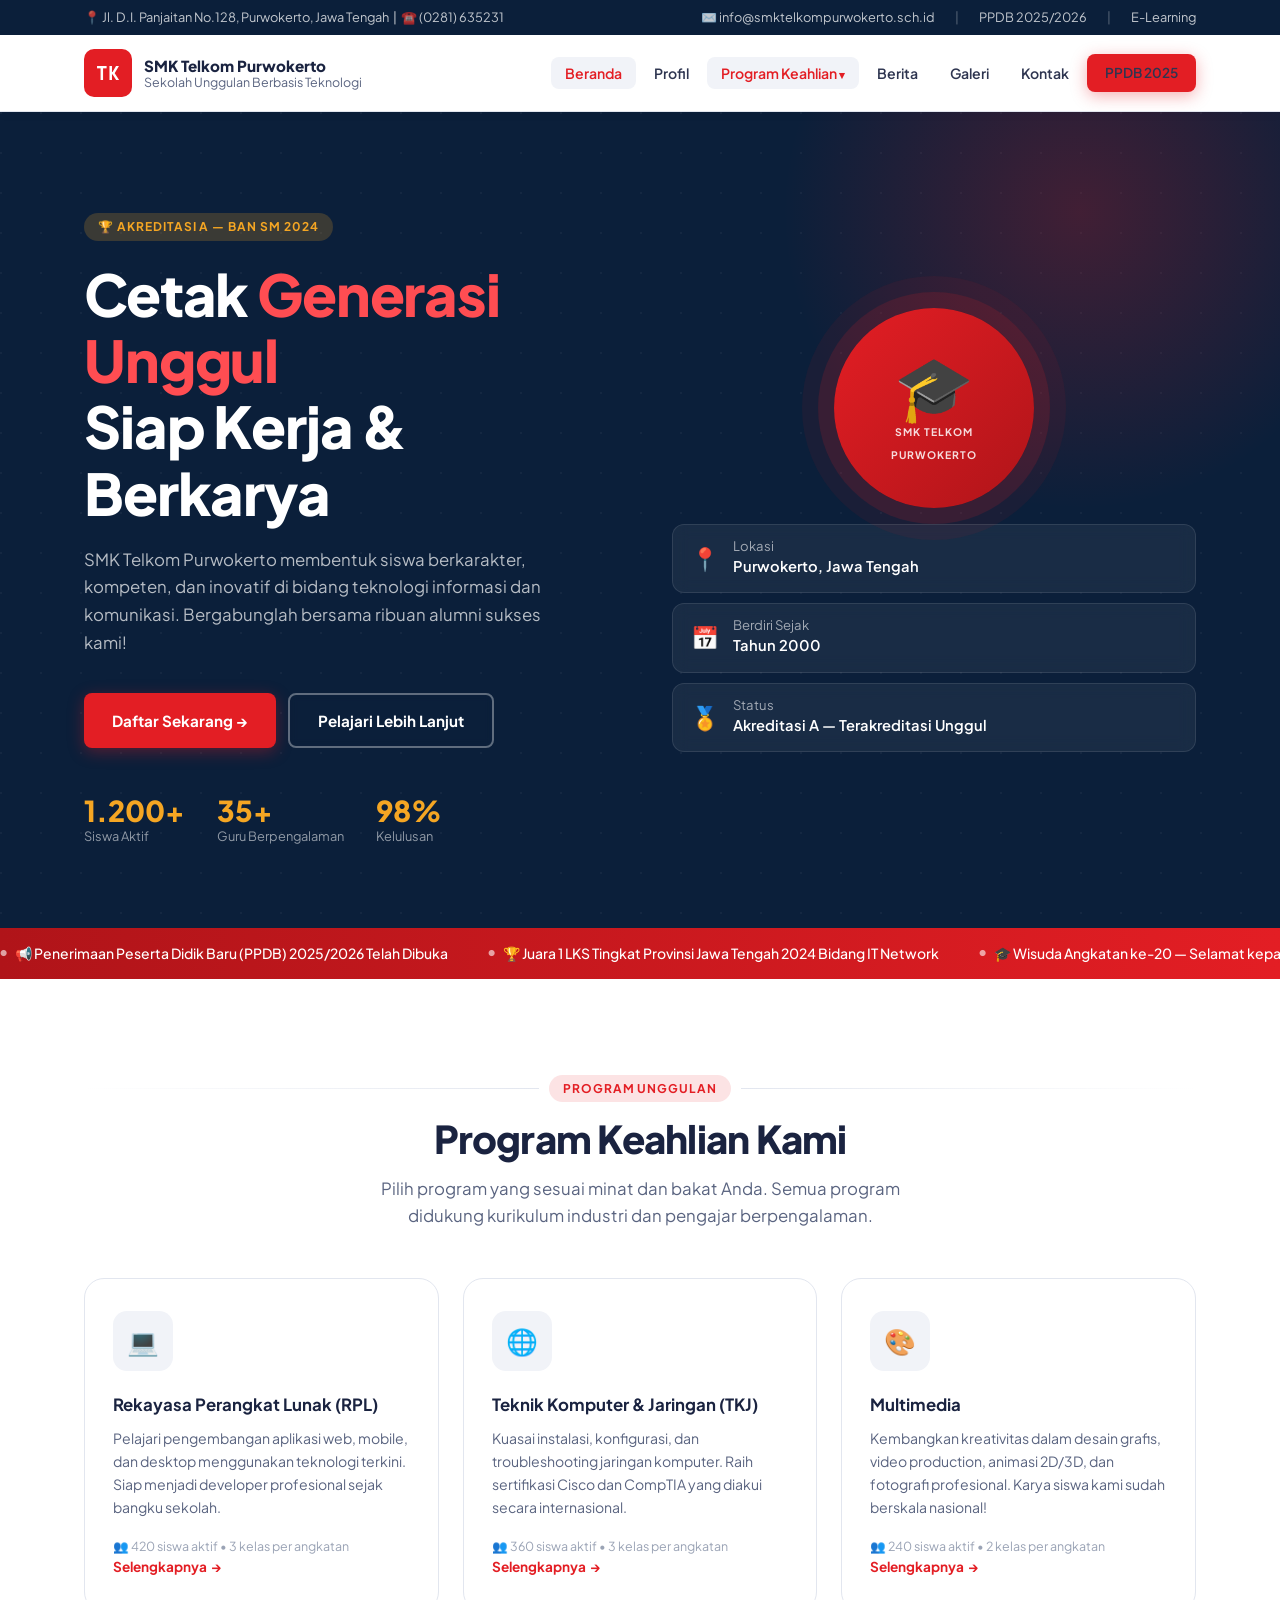
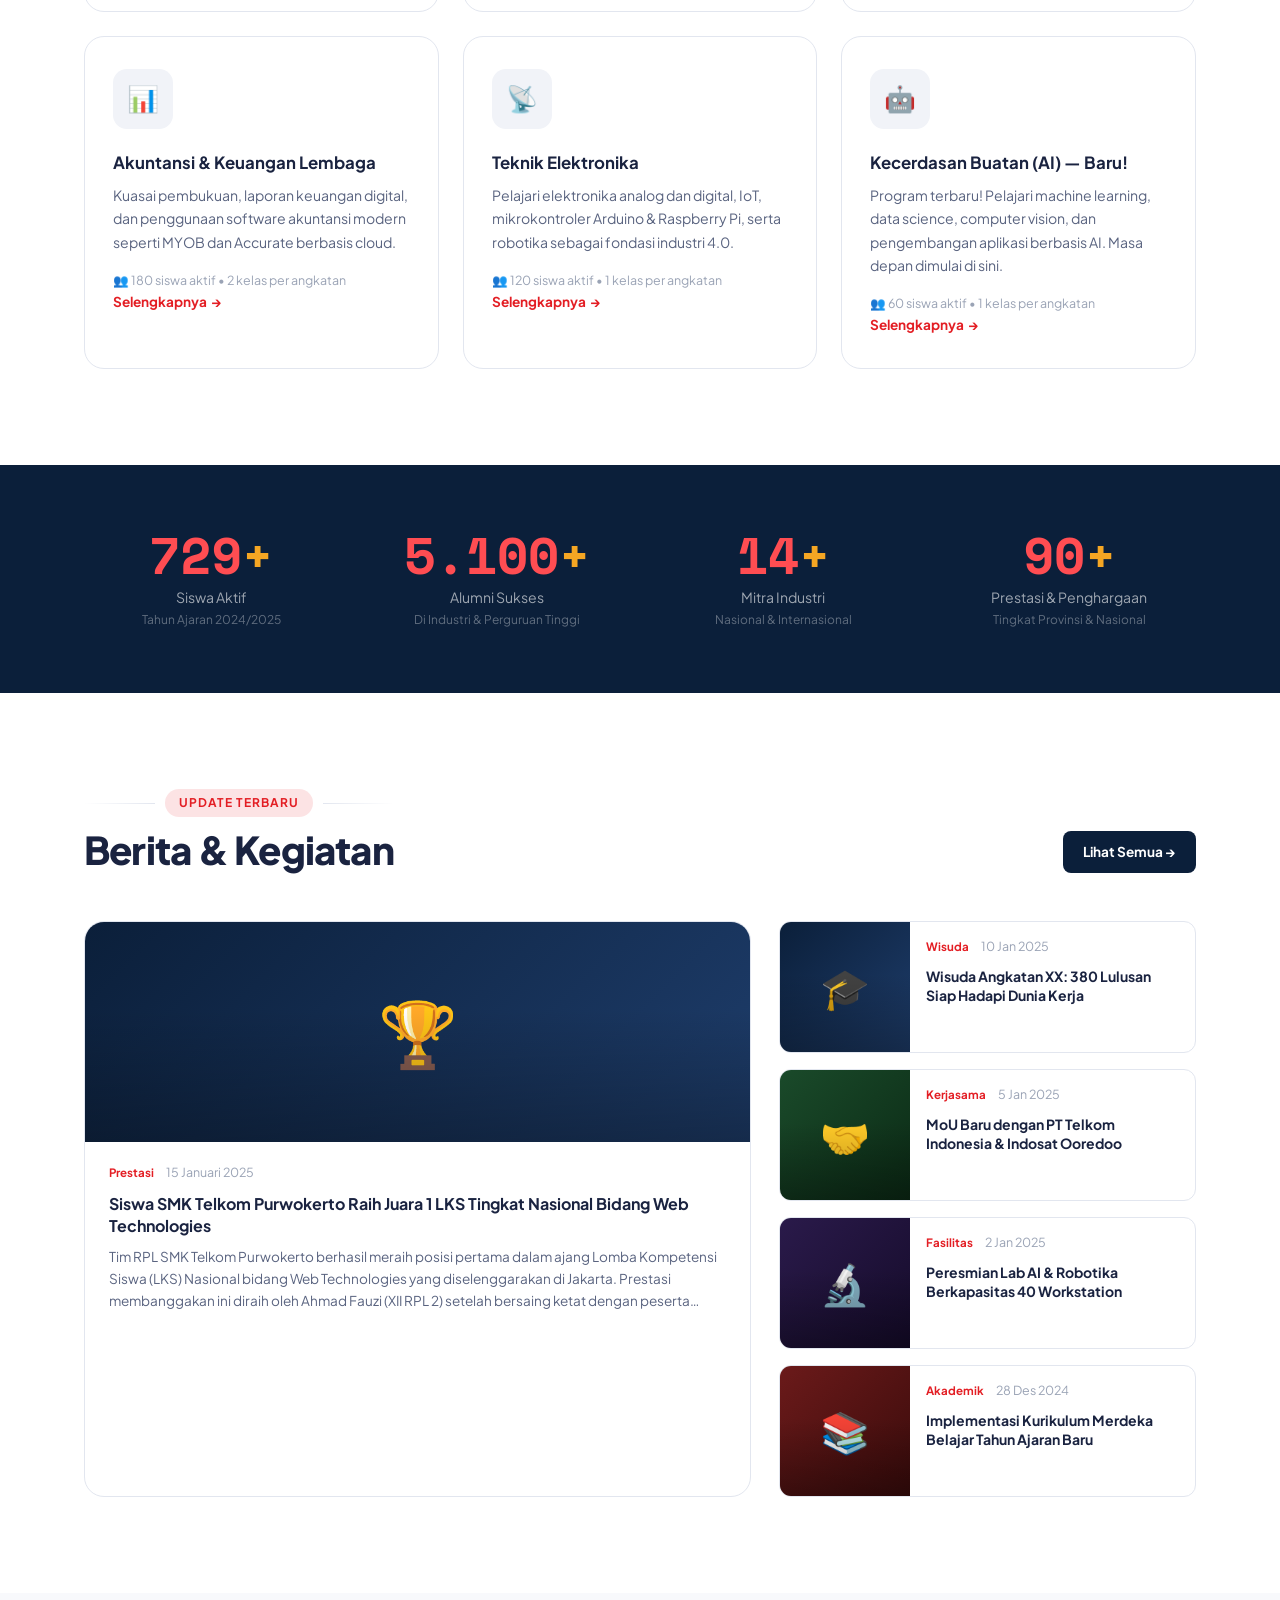
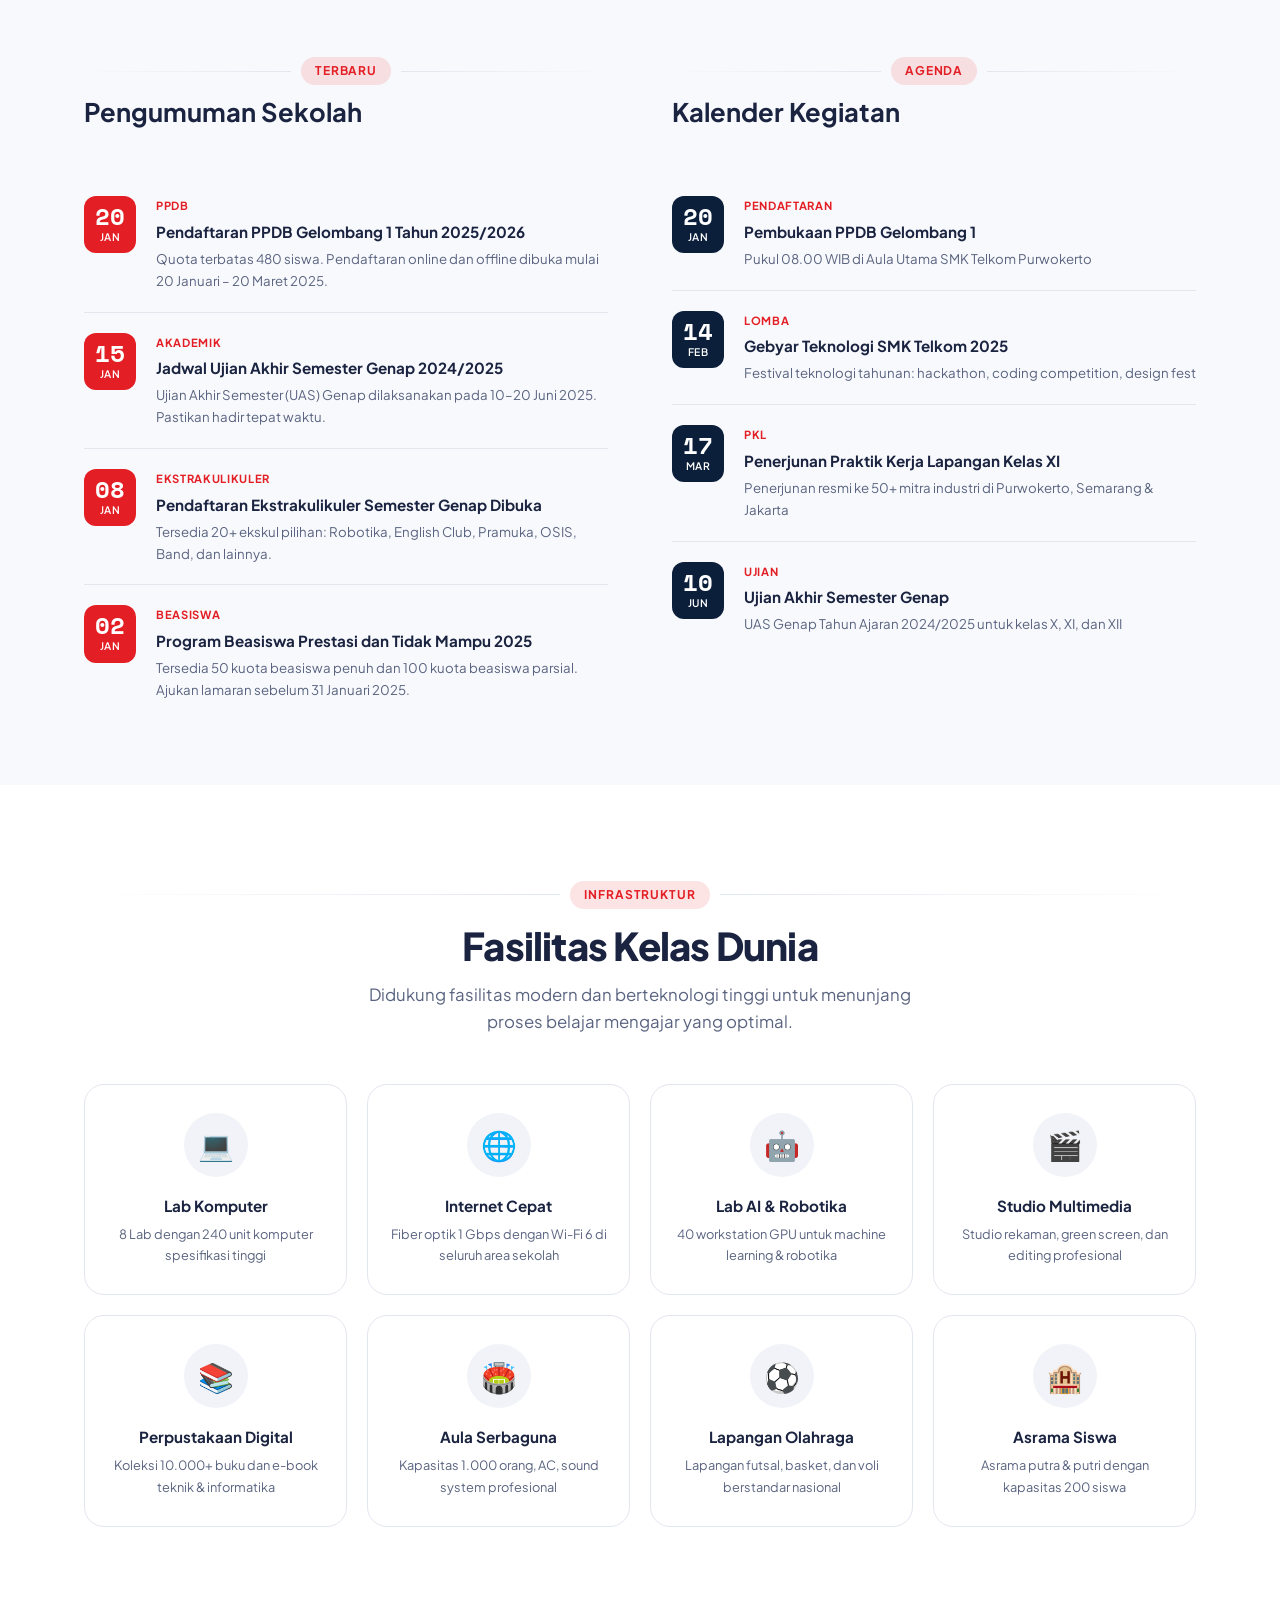
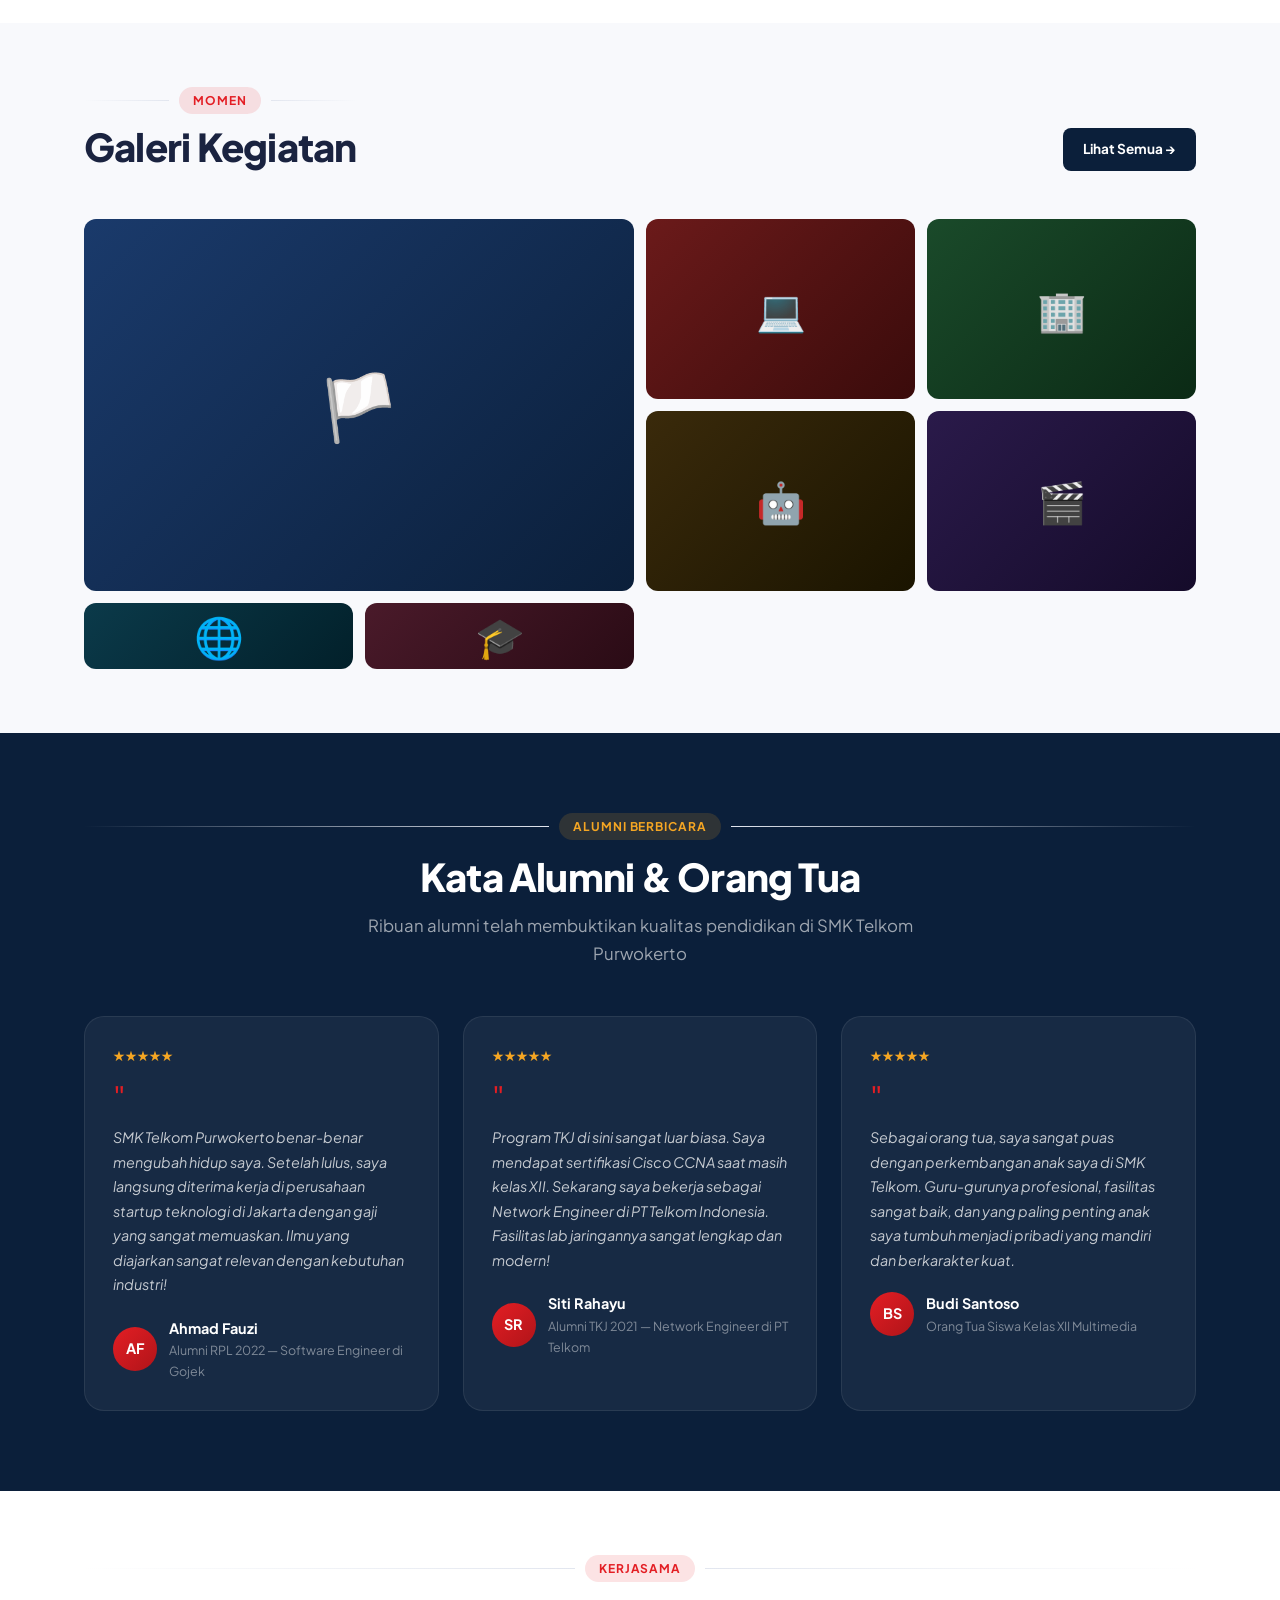
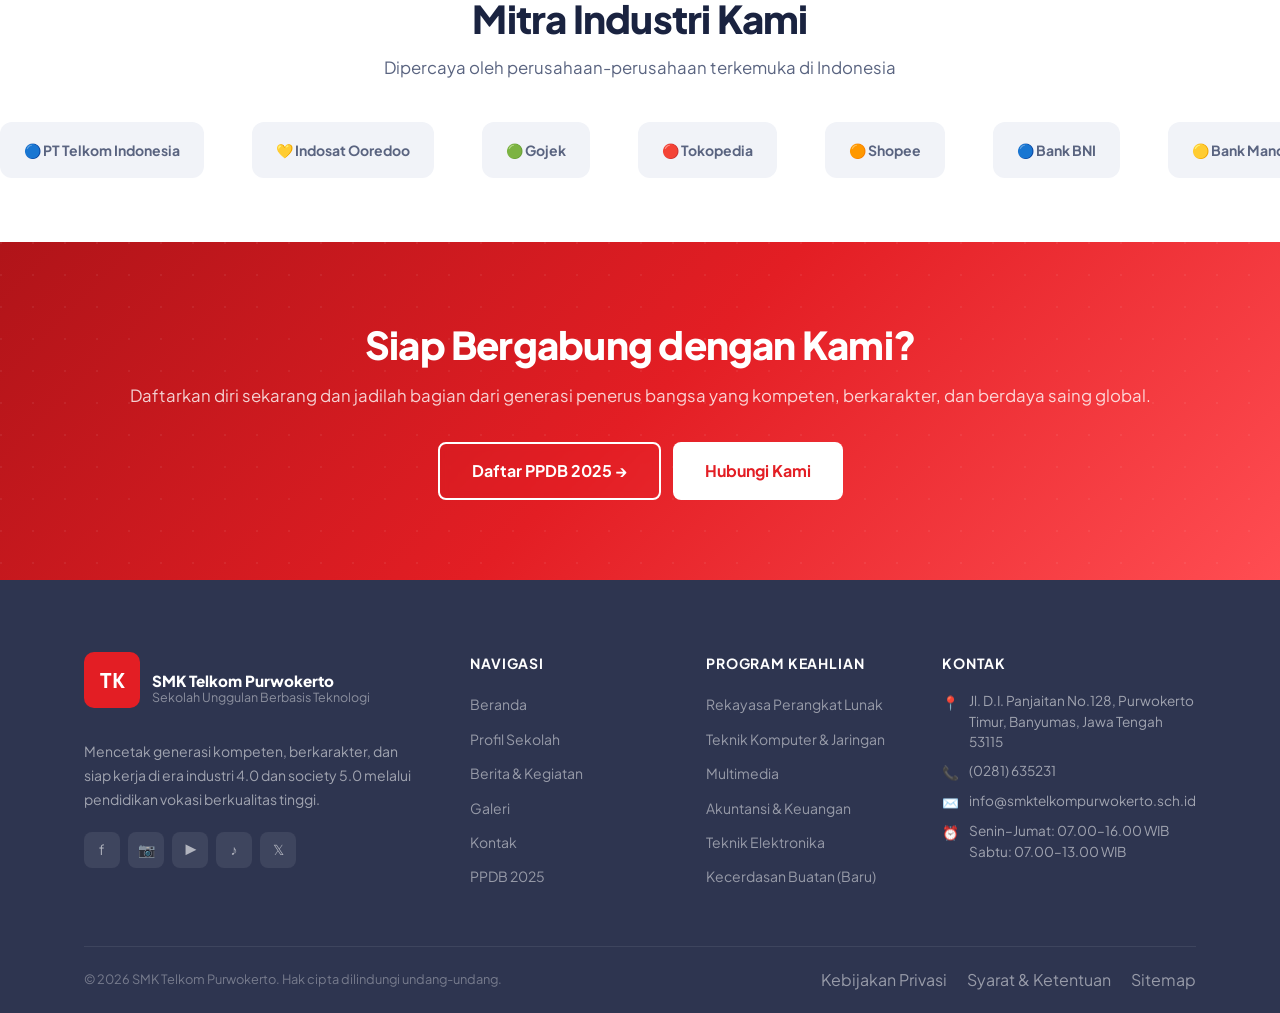
<file: website-sekolah-main/index.html>
<!DOCTYPE html>
<html lang="id">
<head>
  <meta charset="UTF-8" />
  <meta name="viewport" content="width=device-width, initial-scale=1.0" />
  <title>SMK Telkom Purwokerto — Sekolah Menengah Kejuruan Unggulan</title>
  <meta name="description" content="SMK Telkom Purwokerto adalah sekolah kejuruan unggulan di Purwokerto yang mencetak lulusan kompeten di bidang teknologi, informatika, dan telekomunikasi." />
  <meta name="keywords" content="SMK Telkom Purwokerto, sekolah kejuruan, RPL, TKJ, Multimedia, Purwokerto, Banyumas" />
  <meta property="og:title" content="SMK Telkom Purwokerto" />
  <meta property="og:description" content="Sekolah Menengah Kejuruan Unggulan berbasis Teknologi dan Informatika di Purwokerto" />
  <meta property="og:type" content="website" />
  <link rel="icon" href="data:image/svg+xml,<svg xmlns='http://www.w3.org/2000/svg' viewBox='0 0 100 100'><rect width='100' height='100' rx='20' fill='%23E31E24'/><text y='.9em' font-size='70' x='50%' dominant-baseline='auto' text-anchor='middle' fill='white' font-weight='900' font-family='monospace'>T</text></svg>" />
  <link rel="stylesheet" href="css/style.css" />
</head>
<body>

  <!-- ═══════════════════════════════════
       TOPBAR
  ═══════════════════════════════════ -->
  <div id="topbar">
    <div class="container">
      <div>
        📍 Jl. D.I. Panjaitan No.128, Purwokerto, Jawa Tengah &nbsp;|&nbsp;
        ☎️ (0281) 635231
      </div>
      <div class="topbar-links">
        <a href="mailto:info@smktelkompurwokerto.sch.id">✉️ info@smktelkompurwokerto.sch.id</a>
        <span>|</span>
        <a href="#">PPDB 2025/2026</a>
        <span>|</span>
        <a href="#">E-Learning</a>
      </div>
    </div>
  </div>

  <!-- ═══════════════════════════════════
       NAVBAR
  ═══════════════════════════════════ -->
  <nav id="navbar">
    <div class="container">
      <div class="nav-inner">
        <a href="index.html" class="nav-brand">
          <div class="brand-logo">TK</div>
          <div class="brand-name">
            SMK Telkom Purwokerto
            <span>Sekolah Unggulan Berbasis Teknologi</span>
          </div>
        </a>
        <ul class="nav-links">
          <li><a href="index.html" class="active">Beranda</a></li>
          <li><a href="pages/profil.html">Profil</a></li>
          <li class="nav-dropdown">
            <a href="#">Program Keahlian</a>
            <div class="dropdown-menu">
              <a href="pages/rpl.html">💻 Rekayasa Perangkat Lunak</a>
              <a href="pages/tkj.html">🌐 Teknik Komputer & Jaringan</a>
              <a href="pages/multimedia.html">🎨 Multimedia</a>
              <a href="pages/akuntansi.html">📊 Akuntansi & Keuangan</a>
            </div>
          </li>
          <li><a href="pages/berita.html">Berita</a></li>
          <li><a href="pages/galeri.html">Galeri</a></li>
          <li><a href="pages/kontak.html">Kontak</a></li>
          <li><a href="pages/ppdb.html" class="btn btn-primary">PPDB 2025</a></li>
        </ul>
        <button class="nav-toggle" aria-label="Toggle menu">
          <span></span><span></span><span></span>
        </button>
      </div>
    </div>
  </nav>

  <!-- ═══════════════════════════════════
       HERO
  ═══════════════════════════════════ -->
  <section id="hero">
    <div class="hero-pattern"></div>
    <div class="hero-glow"></div>
    <div class="container">
      <div class="hero-inner">
        <div class="hero-content">
          <div class="hero-badge">
            <span class="badge badge-gold">🏆 Akreditasi A — BAN SM 2024</span>
          </div>
          <h1 class="heading-xl hero-title">
            Cetak <em>Generasi Unggul</em><br>Siap Kerja & Berkarya
          </h1>
          <p class="hero-desc">
            SMK Telkom Purwokerto membentuk siswa berkarakter, kompeten, dan inovatif
            di bidang teknologi informasi dan komunikasi. Bergabunglah bersama ribuan
            alumni sukses kami!
          </p>
          <div class="hero-cta">
            <a href="pages/ppdb.html" class="btn btn-primary">Daftar Sekarang →</a>
            <a href="pages/profil.html" class="btn btn-outline">Pelajari Lebih Lanjut</a>
          </div>
          <div class="hero-stats">
            <div class="hero-stat">
              <div class="stat-num">1.200<span style="color:var(--gold)">+</span></div>
              <div class="stat-label">Siswa Aktif</div>
            </div>
            <div class="hero-stat">
              <div class="stat-num">35<span style="color:var(--gold)">+</span></div>
              <div class="stat-label">Guru Berpengalaman</div>
            </div>
            <div class="hero-stat">
              <div class="stat-num">98<span style="color:var(--gold)">%</span></div>
              <div class="stat-label">Kelulusan</div>
            </div>
          </div>
        </div>

        <div class="hero-visual">
          <div class="school-emblem">
            <div class="emblem-icon">🎓</div>
            <div class="emblem-text">SMK Telkom</div>
            <div class="emblem-text">Purwokerto</div>
          </div>
          <div class="info-cards">
            <div class="info-card">
              <div class="ic-icon">📍</div>
              <div>
                <div class="ic-text">Lokasi</div>
                <div class="ic-val">Purwokerto, Jawa Tengah</div>
              </div>
            </div>
            <div class="info-card">
              <div class="ic-icon">📅</div>
              <div>
                <div class="ic-text">Berdiri Sejak</div>
                <div class="ic-val">Tahun 2000</div>
              </div>
            </div>
            <div class="info-card">
              <div class="ic-icon">🏅</div>
              <div>
                <div class="ic-text">Status</div>
                <div class="ic-val">Akreditasi A — Terakreditasi Unggul</div>
              </div>
            </div>
          </div>
        </div>
      </div>
    </div>
  </section>

  <!-- ═══════════════════════════════════
       ANNOUNCEMENT TICKER
  ═══════════════════════════════════ -->
  <div id="announcement">
    <div class="announcement-track">
      <div class="announcement-item">📢 Penerimaan Peserta Didik Baru (PPDB) 2025/2026 Telah Dibuka</div>
      <div class="announcement-item">🏆 Juara 1 LKS Tingkat Provinsi Jawa Tengah 2024 Bidang IT Network</div>
      <div class="announcement-item">🎓 Wisuda Angkatan ke-20 — Selamat kepada 380 Lulusan Terbaik</div>
      <div class="announcement-item">💼 97% Alumni Terserap di Dunia Kerja & Perguruan Tinggi</div>
      <div class="announcement-item">🔬 Peresmian Lab AI & Robotika Terbaru — Fasilitas Kelas Dunia</div>
      <div class="announcement-item">🤝 MoU dengan 25 Perusahaan Teknologi Nasional & Internasional</div>
    </div>
  </div>

  <!-- ═══════════════════════════════════
       PROGRAM KEAHLIAN
  ═══════════════════════════════════ -->
  <section class="section" id="program">
    <div class="container">
      <div class="text-center fade-up">
        <div class="section-label"><span class="badge">Program Unggulan</span></div>
        <h2 class="heading-lg">Program Keahlian Kami</h2>
        <p class="subtext" style="margin-top:12px">
          Pilih program yang sesuai minat dan bakat Anda. Semua program didukung
          kurikulum industri dan pengajar berpengalaman.
        </p>
      </div>
      <div class="programs-grid">
        <div class="program-card fade-up delay-1">
          <div class="prog-icon">💻</div>
          <div class="prog-title">Rekayasa Perangkat Lunak (RPL)</div>
          <p class="prog-desc">Pelajari pengembangan aplikasi web, mobile, dan desktop menggunakan teknologi terkini. Siap menjadi developer profesional sejak bangku sekolah.</p>
          <div class="prog-students">👥 420 siswa aktif • 3 kelas per angkatan</div>
          <div class="prog-link"><a href="pages/rpl.html">Selengkapnya</a></div>
        </div>
        <div class="program-card fade-up delay-2">
          <div class="prog-icon">🌐</div>
          <div class="prog-title">Teknik Komputer & Jaringan (TKJ)</div>
          <p class="prog-desc">Kuasai instalasi, konfigurasi, dan troubleshooting jaringan komputer. Raih sertifikasi Cisco dan CompTIA yang diakui secara internasional.</p>
          <div class="prog-students">👥 360 siswa aktif • 3 kelas per angkatan</div>
          <div class="prog-link"><a href="pages/tkj.html">Selengkapnya</a></div>
        </div>
        <div class="program-card fade-up delay-3">
          <div class="prog-icon">🎨</div>
          <div class="prog-title">Multimedia</div>
          <p class="prog-desc">Kembangkan kreativitas dalam desain grafis, video production, animasi 2D/3D, dan fotografi profesional. Karya siswa kami sudah berskala nasional!</p>
          <div class="prog-students">👥 240 siswa aktif • 2 kelas per angkatan</div>
          <div class="prog-link"><a href="pages/multimedia.html">Selengkapnya</a></div>
        </div>
        <div class="program-card fade-up delay-4">
          <div class="prog-icon">📊</div>
          <div class="prog-title">Akuntansi & Keuangan Lembaga</div>
          <p class="prog-desc">Kuasai pembukuan, laporan keuangan digital, dan penggunaan software akuntansi modern seperti MYOB dan Accurate berbasis cloud.</p>
          <div class="prog-students">👥 180 siswa aktif • 2 kelas per angkatan</div>
          <div class="prog-link"><a href="pages/akuntansi.html">Selengkapnya</a></div>
        </div>
        <div class="program-card fade-up delay-5">
          <div class="prog-icon">📡</div>
          <div class="prog-title">Teknik Elektronika</div>
          <p class="prog-desc">Pelajari elektronika analog dan digital, IoT, mikrokontroler Arduino & Raspberry Pi, serta robotika sebagai fondasi industri 4.0.</p>
          <div class="prog-students">👥 120 siswa aktif • 1 kelas per angkatan</div>
          <div class="prog-link"><a href="#">Selengkapnya</a></div>
        </div>
        <div class="program-card fade-up delay-1">
          <div class="prog-icon">🤖</div>
          <div class="prog-title">Kecerdasan Buatan (AI) — Baru!</div>
          <p class="prog-desc">Program terbaru! Pelajari machine learning, data science, computer vision, dan pengembangan aplikasi berbasis AI. Masa depan dimulai di sini.</p>
          <div class="prog-students">👥 60 siswa aktif • 1 kelas per angkatan</div>
          <div class="prog-link"><a href="#">Selengkapnya</a></div>
        </div>
      </div>
    </div>
  </section>

  <!-- ═══════════════════════════════════
       STATS BANNER
  ═══════════════════════════════════ -->
  <div id="stats-banner">
    <div class="container">
      <div class="stats-grid">
        <div class="stat-item fade-up">
          <div class="stat-num"><span data-count="1200">0</span><span class="stat-plus">+</span></div>
          <div class="stat-label">Siswa Aktif</div>
          <div class="stat-sub">Tahun Ajaran 2024/2025</div>
        </div>
        <div class="stat-item fade-up delay-1">
          <div class="stat-num"><span data-count="8500">0</span><span class="stat-plus">+</span></div>
          <div class="stat-label">Alumni Sukses</div>
          <div class="stat-sub">Di Industri & Perguruan Tinggi</div>
        </div>
        <div class="stat-item fade-up delay-2">
          <div class="stat-num"><span data-count="25">0</span><span class="stat-plus">+</span></div>
          <div class="stat-label">Mitra Industri</div>
          <div class="stat-sub">Nasional & Internasional</div>
        </div>
        <div class="stat-item fade-up delay-3">
          <div class="stat-num"><span data-count="150">0</span><span class="stat-plus">+</span></div>
          <div class="stat-label">Prestasi & Penghargaan</div>
          <div class="stat-sub">Tingkat Provinsi & Nasional</div>
        </div>
      </div>
    </div>
  </div>

  <!-- ═══════════════════════════════════
       BERITA TERKINI
  ═══════════════════════════════════ -->
  <section class="section" id="berita">
    <div class="container">
      <div style="display:flex; align-items:flex-end; justify-content:space-between; margin-bottom:8px; flex-wrap:wrap; gap:12px;">
        <div class="fade-up">
          <div class="section-label" style="justify-content:flex-start; margin-bottom:10px;"><span class="badge">Update Terbaru</span></div>
          <h2 class="heading-lg">Berita & Kegiatan</h2>
        </div>
        <a href="pages/berita.html" class="btn btn-navy fade-up" style="font-size:.85rem; padding:10px 20px;">Lihat Semua →</a>
      </div>
      <div class="news-grid">
        <div class="news-featured fade-up delay-1">
          <div class="news-thumbnail">🏆</div>
          <div class="news-body">
            <div class="news-meta">
              <span class="news-category">Prestasi</span>
              <span class="news-date">15 Januari 2025</span>
            </div>
            <h3 class="news-title"><a href="pages/berita.html">Siswa SMK Telkom Purwokerto Raih Juara 1 LKS Tingkat Nasional Bidang Web Technologies</a></h3>
            <p class="news-excerpt">Tim RPL SMK Telkom Purwokerto berhasil meraih posisi pertama dalam ajang Lomba Kompetensi Siswa (LKS) Nasional bidang Web Technologies yang diselenggarakan di Jakarta. Prestasi membanggakan ini diraih oleh Ahmad Fauzi (XII RPL 2) setelah bersaing ketat dengan peserta terbaik dari 34 provinsi seluruh Indonesia.</p>
          </div>
        </div>
        <div class="news-sidebar">
          <div class="news-sm fade-up delay-2">
            <div class="news-thumbnail news-thumb-sm">🎓</div>
            <div class="news-body">
              <div class="news-meta"><span class="news-category">Wisuda</span><span class="news-date">10 Jan 2025</span></div>
              <h4 class="news-title"><a href="pages/berita.html">Wisuda Angkatan XX: 380 Lulusan Siap Hadapi Dunia Kerja</a></h4>
            </div>
          </div>
          <div class="news-sm fade-up delay-3">
            <div class="news-thumbnail news-thumb-sm galeri-bg-3">🤝</div>
            <div class="news-body">
              <div class="news-meta"><span class="news-category">Kerjasama</span><span class="news-date">5 Jan 2025</span></div>
              <h4 class="news-title"><a href="pages/berita.html">MoU Baru dengan PT Telkom Indonesia & Indosat Ooredoo</a></h4>
            </div>
          </div>
          <div class="news-sm fade-up delay-4">
            <div class="news-thumbnail news-thumb-sm galeri-bg-5">🔬</div>
            <div class="news-body">
              <div class="news-meta"><span class="news-category">Fasilitas</span><span class="news-date">2 Jan 2025</span></div>
              <h4 class="news-title"><a href="pages/berita.html">Peresmian Lab AI & Robotika Berkapasitas 40 Workstation</a></h4>
            </div>
          </div>
          <div class="news-sm fade-up delay-5">
            <div class="news-thumbnail news-thumb-sm galeri-bg-2">📚</div>
            <div class="news-body">
              <div class="news-meta"><span class="news-category">Akademik</span><span class="news-date">28 Des 2024</span></div>
              <h4 class="news-title"><a href="pages/berita.html">Implementasi Kurikulum Merdeka Belajar Tahun Ajaran Baru</a></h4>
            </div>
          </div>
        </div>
      </div>
    </div>
  </section>

  <!-- ═══════════════════════════════════
       PENGUMUMAN
  ═══════════════════════════════════ -->
  <section class="section-sm bg-off" id="pengumuman">
    <div class="container">
      <div style="display:grid; grid-template-columns:1fr 1fr; gap:64px;" class="pengumuman-wrapper">
        <div class="fade-up">
          <div class="section-label" style="justify-content:flex-start; margin-bottom:10px;"><span class="badge">Terbaru</span></div>
          <h2 class="heading-md" style="margin-bottom:24px;">Pengumuman Sekolah</h2>
          <div class="pengumuman-list">
            <div class="pengumuman-item">
              <div class="peng-date"><div class="day">20</div><div class="month">Jan</div></div>
              <div class="peng-content">
                <div class="peng-tag">PPDB</div>
                <div class="peng-title"><a href="#">Pendaftaran PPDB Gelombang 1 Tahun 2025/2026</a></div>
                <div class="peng-desc">Quota terbatas 480 siswa. Pendaftaran online dan offline dibuka mulai 20 Januari – 20 Maret 2025.</div>
              </div>
            </div>
            <div class="pengumuman-item">
              <div class="peng-date"><div class="day">15</div><div class="month">Jan</div></div>
              <div class="peng-content">
                <div class="peng-tag">Akademik</div>
                <div class="peng-title"><a href="#">Jadwal Ujian Akhir Semester Genap 2024/2025</a></div>
                <div class="peng-desc">Ujian Akhir Semester (UAS) Genap dilaksanakan pada 10–20 Juni 2025. Pastikan hadir tepat waktu.</div>
              </div>
            </div>
            <div class="pengumuman-item">
              <div class="peng-date"><div class="day">08</div><div class="month">Jan</div></div>
              <div class="peng-content">
                <div class="peng-tag">Ekstrakulikuler</div>
                <div class="peng-title"><a href="#">Pendaftaran Ekstrakulikuler Semester Genap Dibuka</a></div>
                <div class="peng-desc">Tersedia 20+ ekskul pilihan: Robotika, English Club, Pramuka, OSIS, Band, dan lainnya.</div>
              </div>
            </div>
            <div class="pengumuman-item">
              <div class="peng-date"><div class="day">02</div><div class="month">Jan</div></div>
              <div class="peng-content">
                <div class="peng-tag">Beasiswa</div>
                <div class="peng-title"><a href="#">Program Beasiswa Prestasi dan Tidak Mampu 2025</a></div>
                <div class="peng-desc">Tersedia 50 kuota beasiswa penuh dan 100 kuota beasiswa parsial. Ajukan lamaran sebelum 31 Januari 2025.</div>
              </div>
            </div>
          </div>
        </div>
        <div class="fade-up delay-2">
          <div class="section-label" style="justify-content:flex-start; margin-bottom:10px;"><span class="badge">Agenda</span></div>
          <h2 class="heading-md" style="margin-bottom:24px;">Kalender Kegiatan</h2>
          <div class="pengumuman-list">
            <div class="pengumuman-item">
              <div class="peng-date" style="background:var(--navy)"><div class="day">20</div><div class="month">Jan</div></div>
              <div class="peng-content">
                <div class="peng-tag">Pendaftaran</div>
                <div class="peng-title">Pembukaan PPDB Gelombang 1</div>
                <div class="peng-desc">Pukul 08.00 WIB di Aula Utama SMK Telkom Purwokerto</div>
              </div>
            </div>
            <div class="pengumuman-item">
              <div class="peng-date" style="background:var(--navy)"><div class="day">14</div><div class="month">Feb</div></div>
              <div class="peng-content">
                <div class="peng-tag">Lomba</div>
                <div class="peng-title">Gebyar Teknologi SMK Telkom 2025</div>
                <div class="peng-desc">Festival teknologi tahunan: hackathon, coding competition, design fest</div>
              </div>
            </div>
            <div class="pengumuman-item">
              <div class="peng-date" style="background:var(--navy)"><div class="day">17</div><div class="month">Mar</div></div>
              <div class="peng-content">
                <div class="peng-tag">PKL</div>
                <div class="peng-title">Penerjunan Praktik Kerja Lapangan Kelas XI</div>
                <div class="peng-desc">Penerjunan resmi ke 50+ mitra industri di Purwokerto, Semarang & Jakarta</div>
              </div>
            </div>
            <div class="pengumuman-item">
              <div class="peng-date" style="background:var(--navy)"><div class="day">10</div><div class="month">Jun</div></div>
              <div class="peng-content">
                <div class="peng-tag">Ujian</div>
                <div class="peng-title">Ujian Akhir Semester Genap</div>
                <div class="peng-desc">UAS Genap Tahun Ajaran 2024/2025 untuk kelas X, XI, dan XII</div>
              </div>
            </div>
          </div>
        </div>
      </div>
    </div>
  </section>

  <!-- ═══════════════════════════════════
       FASILITAS
  ═══════════════════════════════════ -->
  <section class="section" id="fasilitas">
    <div class="container">
      <div class="text-center fade-up">
        <div class="section-label"><span class="badge">Infrastruktur</span></div>
        <h2 class="heading-lg">Fasilitas Kelas Dunia</h2>
        <p class="subtext" style="margin-top:12px">
          Didukung fasilitas modern dan berteknologi tinggi untuk menunjang
          proses belajar mengajar yang optimal.
        </p>
      </div>
      <div class="fasilitas-grid">
        <div class="fasilitas-card fade-up delay-1">
          <div class="fas-icon">💻</div>
          <div class="fas-name">Lab Komputer</div>
          <div class="fas-desc">8 Lab dengan 240 unit komputer spesifikasi tinggi</div>
        </div>
        <div class="fasilitas-card fade-up delay-2">
          <div class="fas-icon">🌐</div>
          <div class="fas-name">Internet Cepat</div>
          <div class="fas-desc">Fiber optik 1 Gbps dengan Wi-Fi 6 di seluruh area sekolah</div>
        </div>
        <div class="fasilitas-card fade-up delay-3">
          <div class="fas-icon">🤖</div>
          <div class="fas-name">Lab AI & Robotika</div>
          <div class="fas-desc">40 workstation GPU untuk machine learning & robotika</div>
        </div>
        <div class="fasilitas-card fade-up delay-4">
          <div class="fas-icon">🎬</div>
          <div class="fas-name">Studio Multimedia</div>
          <div class="fas-desc">Studio rekaman, green screen, dan editing profesional</div>
        </div>
        <div class="fasilitas-card fade-up delay-1">
          <div class="fas-icon">📚</div>
          <div class="fas-name">Perpustakaan Digital</div>
          <div class="fas-desc">Koleksi 10.000+ buku dan e-book teknik & informatika</div>
        </div>
        <div class="fasilitas-card fade-up delay-2">
          <div class="fas-icon">🏟️</div>
          <div class="fas-name">Aula Serbaguna</div>
          <div class="fas-desc">Kapasitas 1.000 orang, AC, sound system profesional</div>
        </div>
        <div class="fasilitas-card fade-up delay-3">
          <div class="fas-icon">⚽</div>
          <div class="fas-name">Lapangan Olahraga</div>
          <div class="fas-desc">Lapangan futsal, basket, dan voli berstandar nasional</div>
        </div>
        <div class="fasilitas-card fade-up delay-4">
          <div class="fas-icon">🏨</div>
          <div class="fas-name">Asrama Siswa</div>
          <div class="fas-desc">Asrama putra & putri dengan kapasitas 200 siswa</div>
        </div>
      </div>
    </div>
  </section>

  <!-- ═══════════════════════════════════
       GALERI
  ═══════════════════════════════════ -->
  <section class="section-sm bg-off" id="galeri">
    <div class="container">
      <div style="display:flex; align-items:flex-end; justify-content:space-between; margin-bottom:32px; flex-wrap:wrap; gap:12px;">
        <div class="fade-up">
          <div class="section-label" style="justify-content:flex-start; margin-bottom:10px;"><span class="badge">Momen</span></div>
          <h2 class="heading-lg">Galeri Kegiatan</h2>
        </div>
        <a href="pages/galeri.html" class="btn btn-navy fade-up" style="font-size:.85rem; padding:10px 20px;">Lihat Semua →</a>
      </div>
      <div class="galeri-grid fade-up">
        <div class="galeri-item galeri-bg-1" data-label="Upacara Bendera">🏳️</div>
        <div class="galeri-item galeri-bg-2" data-label="Lomba Coding">💻</div>
        <div class="galeri-item galeri-bg-3" data-label="PKL ke Perusahaan">🏢</div>
        <div class="galeri-item galeri-bg-4" data-label="Pelatihan Robotika">🤖</div>
        <div class="galeri-item galeri-bg-5" data-label="Studio Multimedia">🎬</div>
        <div class="galeri-item galeri-bg-6" data-label="Lab Jaringan">🌐</div>
        <div class="galeri-item galeri-bg-7" data-label="Wisuda Angkatan XX">🎓</div>
      </div>
    </div>
  </section>

  <!-- ═══════════════════════════════════
       TESTIMONIAL
  ═══════════════════════════════════ -->
  <section id="testimonial">
    <div class="container">
      <div class="text-center fade-up">
        <div class="section-label"><span class="badge badge-gold">Alumni Berbicara</span></div>
        <h2 class="heading-lg" style="color:white;">Kata Alumni & Orang Tua</h2>
        <p class="subtext" style="color:rgba(255,255,255,.6); margin-top:12px;">
          Ribuan alumni telah membuktikan kualitas pendidikan di SMK Telkom Purwokerto
        </p>
      </div>
      <div class="testi-grid">
        <div class="testi-card fade-up delay-1">
          <div class="testi-stars">★★★★★</div>
          <div class="testi-quote">"</div>
          <p class="testi-text">SMK Telkom Purwokerto benar-benar mengubah hidup saya. Setelah lulus, saya langsung diterima kerja di perusahaan startup teknologi di Jakarta dengan gaji yang sangat memuaskan. Ilmu yang diajarkan sangat relevan dengan kebutuhan industri!</p>
          <div class="testi-author">
            <div class="testi-avatar">AF</div>
            <div>
              <div class="testi-name">Ahmad Fauzi</div>
              <div class="testi-role">Alumni RPL 2022 — Software Engineer di Gojek</div>
            </div>
          </div>
        </div>
        <div class="testi-card fade-up delay-2">
          <div class="testi-stars">★★★★★</div>
          <div class="testi-quote">"</div>
          <p class="testi-text">Program TKJ di sini sangat luar biasa. Saya mendapat sertifikasi Cisco CCNA saat masih kelas XII. Sekarang saya bekerja sebagai Network Engineer di PT Telkom Indonesia. Fasilitas lab jaringannya sangat lengkap dan modern!</p>
          <div class="testi-author">
            <div class="testi-avatar">SR</div>
            <div>
              <div class="testi-name">Siti Rahayu</div>
              <div class="testi-role">Alumni TKJ 2021 — Network Engineer di PT Telkom</div>
            </div>
          </div>
        </div>
        <div class="testi-card fade-up delay-3">
          <div class="testi-stars">★★★★★</div>
          <div class="testi-quote">"</div>
          <p class="testi-text">Sebagai orang tua, saya sangat puas dengan perkembangan anak saya di SMK Telkom. Guru-gurunya profesional, fasilitas sangat baik, dan yang paling penting anak saya tumbuh menjadi pribadi yang mandiri dan berkarakter kuat.</p>
          <div class="testi-author">
            <div class="testi-avatar">BS</div>
            <div>
              <div class="testi-name">Budi Santoso</div>
              <div class="testi-role">Orang Tua Siswa Kelas XII Multimedia</div>
            </div>
          </div>
        </div>
      </div>
    </div>
  </section>

  <!-- ═══════════════════════════════════
       MITRA INDUSTRI
  ═══════════════════════════════════ -->
  <section class="section-sm" id="mitra">
    <div class="container">
      <div class="text-center fade-up">
        <div class="section-label"><span class="badge">Kerjasama</span></div>
        <h2 class="heading-lg">Mitra Industri Kami</h2>
        <p class="subtext" style="margin-top:12px">Dipercaya oleh perusahaan-perusahaan terkemuka di Indonesia</p>
      </div>
    </div>
    <div class="mitra-track" style="margin-top:40px; overflow:hidden;">
      <div class="mitra-list">
        <div class="mitra-item">🔵 PT Telkom Indonesia</div>
        <div class="mitra-item">💛 Indosat Ooredoo</div>
        <div class="mitra-item">🟢 Gojek</div>
        <div class="mitra-item">🔴 Tokopedia</div>
        <div class="mitra-item">🟠 Shopee</div>
        <div class="mitra-item">🔵 Bank BNI</div>
        <div class="mitra-item">🟡 Bank Mandiri</div>
        <div class="mitra-item">🔴 BRI</div>
        <div class="mitra-item">⚪ Cisco Systems</div>
        <div class="mitra-item">🟢 HP Enterprise</div>
        <div class="mitra-item">🔵 IBM Indonesia</div>
        <div class="mitra-item">🟠 Oracle Indonesia</div>
      </div>
    </div>
  </section>

  <!-- ═══════════════════════════════════
       CTA PPDB
  ═══════════════════════════════════ -->
  <section id="cta">
    <div class="container">
      <h2 class="heading-lg fade-up">Siap Bergabung dengan Kami?</h2>
      <p class="fade-up delay-1">Daftarkan diri sekarang dan jadilah bagian dari generasi penerus bangsa yang kompeten, berkarakter, dan berdaya saing global.</p>
      <div class="cta-buttons fade-up delay-2">
        <a href="pages/ppdb.html" class="btn btn-outline" style="border-color:white; color:white; font-size:1rem; padding:14px 32px;">Daftar PPDB 2025 →</a>
        <a href="pages/kontak.html" class="btn" style="background:white; color:var(--red); font-size:1rem; padding:14px 32px; font-weight:700;">Hubungi Kami</a>
      </div>
    </div>
  </section>

  <!-- ═══════════════════════════════════
       FOOTER
  ═══════════════════════════════════ -->
  <footer id="footer">
    <div class="container">
      <div class="footer-grid">
        <div class="footer-brand">
          <div class="nav-brand" style="margin-bottom:16px;">
            <div class="brand-logo" style="width:56px;height:56px;font-size:1.4rem;">TK</div>
            <div class="brand-name" style="color:white;">
              SMK Telkom Purwokerto
              <span style="color:rgba(255,255,255,.45)">Sekolah Unggulan Berbasis Teknologi</span>
            </div>
          </div>
          <p>Mencetak generasi kompeten, berkarakter, dan siap kerja di era industri 4.0 dan society 5.0 melalui pendidikan vokasi berkualitas tinggi.</p>
          <div class="social-links">
            <a href="#" class="social-btn" title="Facebook">f</a>
            <a href="#" class="social-btn" title="Instagram">📷</a>
            <a href="#" class="social-btn" title="YouTube">▶</a>
            <a href="#" class="social-btn" title="TikTok">♪</a>
            <a href="#" class="social-btn" title="Twitter/X">𝕏</a>
          </div>
        </div>
        <div class="footer-col">
          <h4>Navigasi</h4>
          <ul>
            <li><a href="index.html">Beranda</a></li>
            <li><a href="pages/profil.html">Profil Sekolah</a></li>
            <li><a href="pages/berita.html">Berita & Kegiatan</a></li>
            <li><a href="pages/galeri.html">Galeri</a></li>
            <li><a href="pages/kontak.html">Kontak</a></li>
            <li><a href="pages/ppdb.html">PPDB 2025</a></li>
          </ul>
        </div>
        <div class="footer-col">
          <h4>Program Keahlian</h4>
          <ul>
            <li><a href="pages/rpl.html">Rekayasa Perangkat Lunak</a></li>
            <li><a href="pages/tkj.html">Teknik Komputer & Jaringan</a></li>
            <li><a href="pages/multimedia.html">Multimedia</a></li>
            <li><a href="pages/akuntansi.html">Akuntansi & Keuangan</a></li>
            <li><a href="#">Teknik Elektronika</a></li>
            <li><a href="#">Kecerdasan Buatan (Baru)</a></li>
          </ul>
        </div>
        <div class="footer-col">
          <h4>Kontak</h4>
          <ul class="footer-contact">
            <li>
              <span class="fc-icon">📍</span>
              <span>Jl. D.I. Panjaitan No.128, Purwokerto Timur, Banyumas, Jawa Tengah 53115</span>
            </li>
            <li>
              <span class="fc-icon">📞</span>
              <span>(0281) 635231</span>
            </li>
            <li>
              <span class="fc-icon">✉️</span>
              <span>info@smktelkompurwokerto.sch.id</span>
            </li>
            <li>
              <span class="fc-icon">⏰</span>
              <span>Senin–Jumat: 07.00–16.00 WIB<br>Sabtu: 07.00–13.00 WIB</span>
            </li>
          </ul>
        </div>
      </div>
      <div class="footer-bottom">
        <p>© <span class="current-year">2025</span> SMK Telkom Purwokerto. Hak cipta dilindungi undang-undang.</p>
        <div style="display:flex; gap:20px;">
          <a href="#">Kebijakan Privasi</a>
          <a href="#">Syarat & Ketentuan</a>
          <a href="#">Sitemap</a>
        </div>
      </div>
    </div>
  </footer>

  <!-- Back to Top -->
  <button id="back-top" aria-label="Kembali ke atas">↑</button>

  <script src="js/main.js"></script>
</body>
</html>
</file>
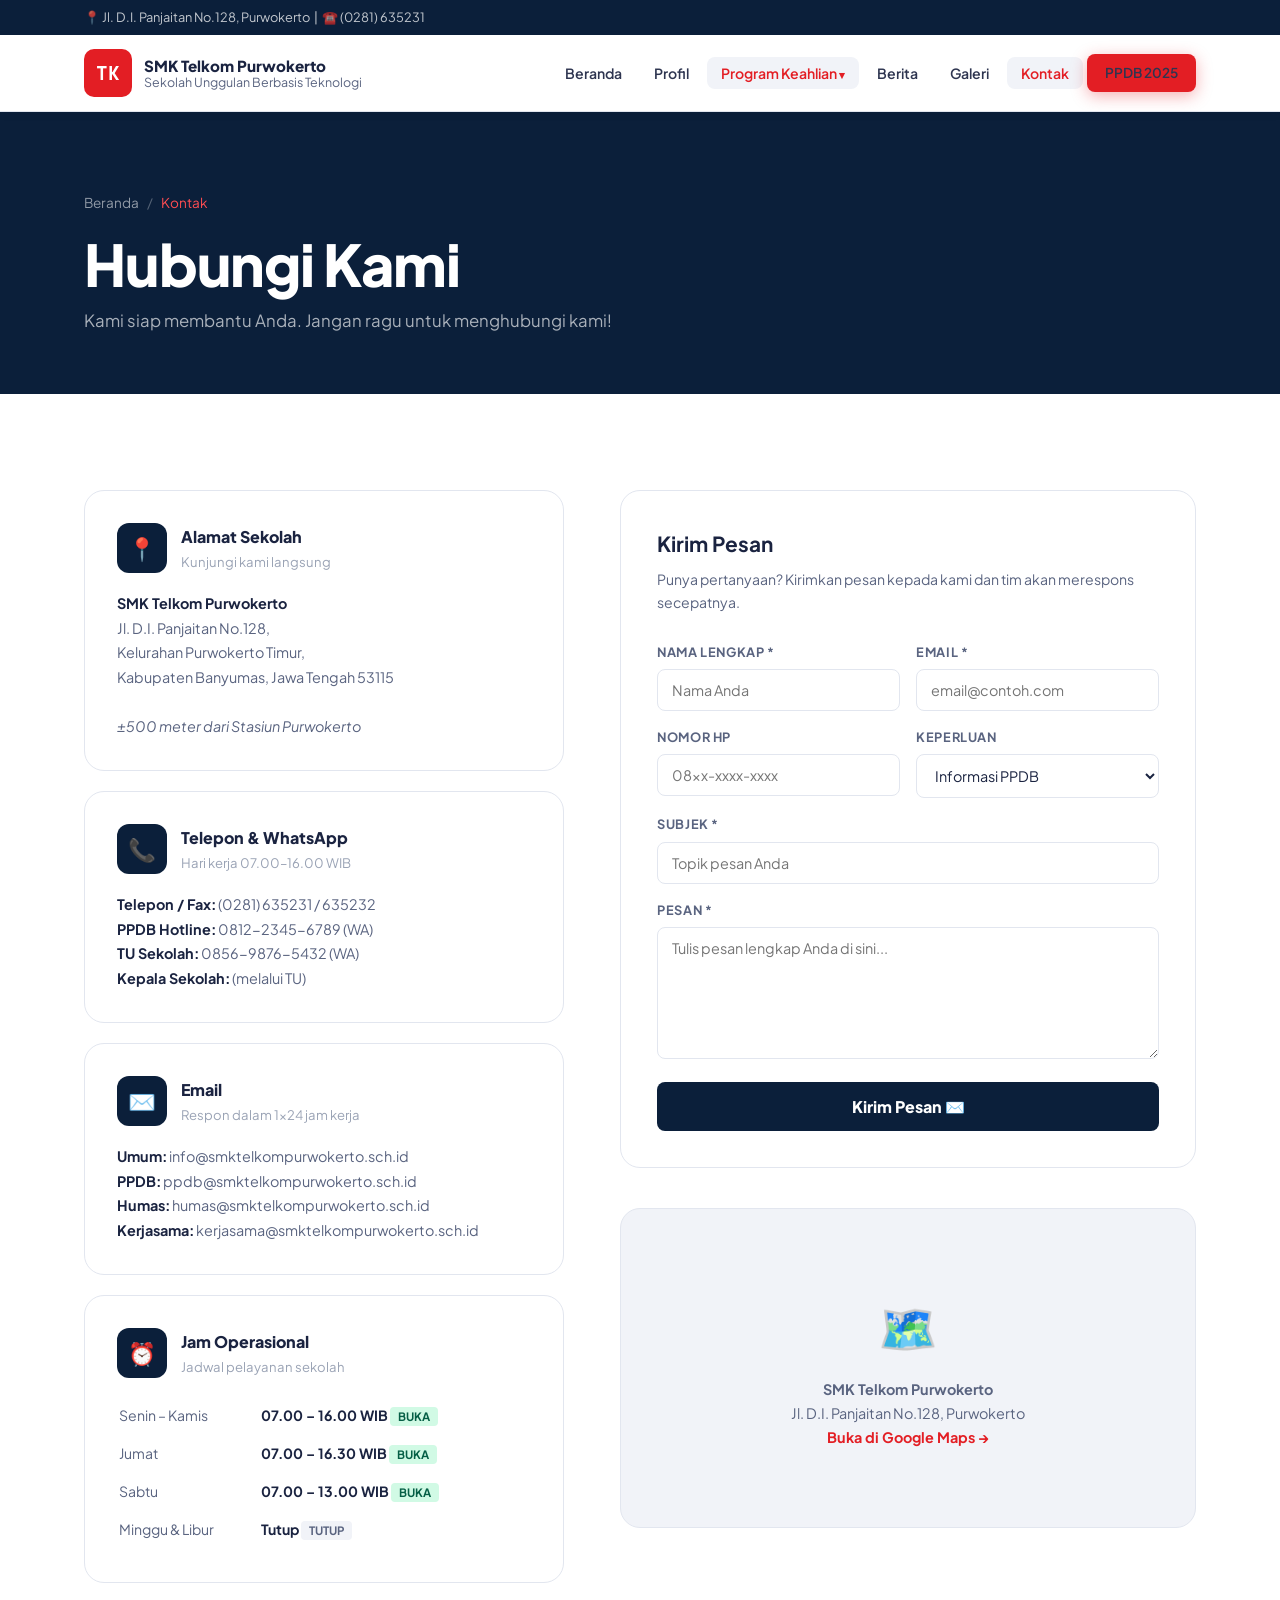
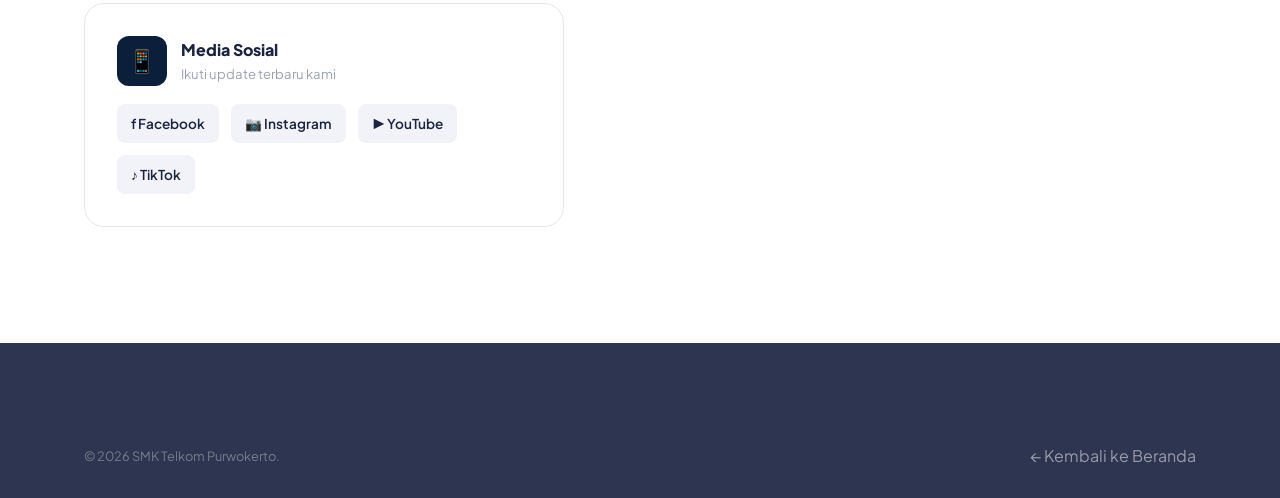
<file: website-sekolah-main/pages/kontak.html>
<!DOCTYPE html>
<html lang="id">
<head>
  <meta charset="UTF-8" />
  <meta name="viewport" content="width=device-width, initial-scale=1.0" />
  <title>Kontak — SMK Telkom Purwokerto</title>
  <link rel="icon" href="data:image/svg+xml,<svg xmlns='http://www.w3.org/2000/svg' viewBox='0 0 100 100'><rect width='100' height='100' rx='20' fill='%23E31E24'/><text y='.9em' font-size='70' x='50%' dominant-baseline='auto' text-anchor='middle' fill='white' font-weight='900' font-family='monospace'>T</text></svg>" />
  <link rel="stylesheet" href="../css/style.css" />
  <style>
    .page-hero { background: var(--navy); padding: 80px 0 60px; }
    .page-hero h1 { color: white; }
    .breadcrumb { display:flex; gap:8px; align-items:center; margin-bottom:16px; font-size:.85rem; }
    .breadcrumb a { color:rgba(255,255,255,.55); } .breadcrumb span { color:rgba(255,255,255,.3); } .breadcrumb .current { color:var(--red-light); }

    .kontak-grid { display: grid; grid-template-columns: 1fr 1.2fr; gap: 56px; align-items: start; }

    .kontak-info-card { background: var(--white); border: 1px solid var(--gray-200); border-radius: var(--radius-lg); padding: 32px; margin-bottom: 20px; }
    .ki-header { display: flex; gap: 14px; align-items: center; margin-bottom: 18px; }
    .ki-icon { width: 50px; height: 50px; border-radius: 12px; background: var(--navy); display:flex; align-items:center; justify-content:center; font-size: 1.4rem; flex-shrink: 0; }
    .ki-title { font-weight: 800; font-size: 1rem; }
    .ki-sub { font-size: .82rem; color: var(--gray-400); }
    .ki-content { font-size: .9rem; color: var(--gray-600); line-height: 1.7; }
    .ki-content strong { color: var(--text); }

    .jam-table { width: 100%; }
    .jam-table tr td { padding: 6px 0; font-size: .88rem; }
    .jam-table tr td:first-child { color: var(--gray-600); width: 140px; }
    .jam-table tr td:last-child { font-weight: 600; }
    .open-tag { background: #D1FAE5; color: #065F46; padding: 2px 8px; border-radius: 4px; font-size:.72rem; font-weight:700; }
    .closed-tag { background: var(--gray-100); color: var(--gray-600); padding: 2px 8px; border-radius: 4px; font-size:.72rem; font-weight:700; }

    .contact-form { background: var(--white); border: 1px solid var(--gray-200); border-radius: var(--radius-lg); padding: 36px; }
    .contact-form h3 { font-size: 1.3rem; margin-bottom: 6px; }
    .contact-form p { font-size: .88rem; color: var(--gray-600); margin-bottom: 28px; }
    .form-row { display: grid; grid-template-columns: 1fr 1fr; gap: 16px; }
    .cform-group { margin-bottom: 16px; }
    .cform-group label { display: block; font-size: .8rem; font-weight: 700; color: var(--gray-600); margin-bottom: 6px; text-transform: uppercase; letter-spacing: .05em; }
    .cform-group input, .cform-group select, .cform-group textarea {
      width: 100%; padding: 11px 14px; border-radius: 8px;
      border: 1.5px solid var(--gray-200); background: var(--white);
      color: var(--text); font-family: inherit; font-size: .9rem;
      transition: var(--transition); resize: vertical;
    }
    .cform-group input:focus, .cform-group select:focus, .cform-group textarea:focus { outline: none; border-color: var(--red); box-shadow: 0 0 0 3px rgba(227,30,36,.1); }
    .btn-send { width: 100%; padding: 14px; border-radius: 8px; background: var(--navy); color: white; font-weight: 800; font-size: 1rem; cursor: pointer; transition: var(--transition); }
    .btn-send:hover { background: var(--red); }

    .map-container { border-radius: var(--radius-lg); overflow: hidden; border: 1px solid var(--gray-200); height: 320px; background: var(--gray-100); display:flex; align-items:center; justify-content:center; flex-direction:column; gap:12px; margin-top: 40px; }
    .map-placeholder { font-size: 3rem; }
    .map-placeholder-text { font-size: .9rem; color: var(--gray-600); text-align:center; }

    @media(max-width:768px){ .kontak-grid { grid-template-columns:1fr; } .form-row { grid-template-columns:1fr; } }
  </style>
</head>
<body>

  <div id="topbar">
    <div class="container">
      <div>📍 Jl. D.I. Panjaitan No.128, Purwokerto &nbsp;|&nbsp; ☎️ (0281) 635231</div>
    </div>
  </div>

  <nav id="navbar">
    <div class="container">
      <div class="nav-inner">
        <a href="../index.html" class="nav-brand">
          <div class="brand-logo">TK</div>
          <div class="brand-name">SMK Telkom Purwokerto<span>Sekolah Unggulan Berbasis Teknologi</span></div>
        </a>
        <ul class="nav-links">
          <li><a href="../index.html">Beranda</a></li>
          <li><a href="profil.html">Profil</a></li>
          <li class="nav-dropdown"><a href="#">Program Keahlian</a>
            <div class="dropdown-menu">
              <a href="rpl.html">💻 Rekayasa Perangkat Lunak</a>
              <a href="tkj.html">🌐 Teknik Komputer & Jaringan</a>
              <a href="multimedia.html">🎨 Multimedia</a>
              <a href="akuntansi.html">📊 Akuntansi & Keuangan</a>
            </div>
          </li>
          <li><a href="berita.html">Berita</a></li>
          <li><a href="galeri.html">Galeri</a></li>
          <li><a href="kontak.html" class="active">Kontak</a></li>
          <li><a href="ppdb.html" class="btn btn-primary">PPDB 2025</a></li>
        </ul>
        <button class="nav-toggle"><span></span><span></span><span></span></button>
      </div>
    </div>
  </nav>

  <div class="page-hero">
    <div class="container">
      <div class="breadcrumb"><a href="../index.html">Beranda</a><span>/</span><span class="current">Kontak</span></div>
      <h1 class="heading-xl">Hubungi Kami</h1>
      <p style="color:rgba(255,255,255,.65);margin-top:10px;font-size:1.05rem;">Kami siap membantu Anda. Jangan ragu untuk menghubungi kami!</p>
    </div>
  </div>

  <section class="section">
    <div class="container">
      <div class="kontak-grid">
        <div>
          <!-- Info Cards -->
          <div class="kontak-info-card fade-up">
            <div class="ki-header">
              <div class="ki-icon">📍</div>
              <div><div class="ki-title">Alamat Sekolah</div><div class="ki-sub">Kunjungi kami langsung</div></div>
            </div>
            <div class="ki-content">
              <strong>SMK Telkom Purwokerto</strong><br>
              Jl. D.I. Panjaitan No.128,<br>
              Kelurahan Purwokerto Timur,<br>
              Kabupaten Banyumas, Jawa Tengah 53115<br><br>
              <em>±500 meter dari Stasiun Purwokerto</em>
            </div>
          </div>

          <div class="kontak-info-card fade-up delay-1">
            <div class="ki-header">
              <div class="ki-icon">📞</div>
              <div><div class="ki-title">Telepon & WhatsApp</div><div class="ki-sub">Hari kerja 07.00–16.00 WIB</div></div>
            </div>
            <div class="ki-content">
              <strong>Telepon / Fax:</strong> (0281) 635231 / 635232<br>
              <strong>PPDB Hotline:</strong> 0812-2345-6789 (WA)<br>
              <strong>TU Sekolah:</strong> 0856-9876-5432 (WA)<br>
              <strong>Kepala Sekolah:</strong> (melalui TU)
            </div>
          </div>

          <div class="kontak-info-card fade-up delay-2">
            <div class="ki-header">
              <div class="ki-icon">✉️</div>
              <div><div class="ki-title">Email</div><div class="ki-sub">Respon dalam 1×24 jam kerja</div></div>
            </div>
            <div class="ki-content">
              <strong>Umum:</strong> info@smktelkompurwokerto.sch.id<br>
              <strong>PPDB:</strong> ppdb@smktelkompurwokerto.sch.id<br>
              <strong>Humas:</strong> humas@smktelkompurwokerto.sch.id<br>
              <strong>Kerjasama:</strong> kerjasama@smktelkompurwokerto.sch.id
            </div>
          </div>

          <div class="kontak-info-card fade-up delay-3">
            <div class="ki-header">
              <div class="ki-icon">⏰</div>
              <div><div class="ki-title">Jam Operasional</div><div class="ki-sub">Jadwal pelayanan sekolah</div></div>
            </div>
            <div class="ki-content">
              <table class="jam-table">
                <tr><td>Senin – Kamis</td><td><strong>07.00 – 16.00 WIB</strong> <span class="open-tag">BUKA</span></td></tr>
                <tr><td>Jumat</td><td><strong>07.00 – 16.30 WIB</strong> <span class="open-tag">BUKA</span></td></tr>
                <tr><td>Sabtu</td><td><strong>07.00 – 13.00 WIB</strong> <span class="open-tag">BUKA</span></td></tr>
                <tr><td>Minggu & Libur</td><td><strong>Tutup</strong> <span class="closed-tag">TUTUP</span></td></tr>
              </table>
            </div>
          </div>

          <div class="kontak-info-card fade-up delay-4">
            <div class="ki-header">
              <div class="ki-icon">📱</div>
              <div><div class="ki-title">Media Sosial</div><div class="ki-sub">Ikuti update terbaru kami</div></div>
            </div>
            <div class="ki-content" style="display:flex; gap:12px; flex-wrap:wrap;">
              <a href="#" style="display:flex; align-items:center; gap:8px; background:var(--gray-100); padding:8px 14px; border-radius:8px; font-size:.85rem; font-weight:600; color:var(--text); transition:var(--transition);" onmouseover="this.style.background='#1877F2';this.style.color='white'" onmouseout="this.style.background='var(--gray-100)';this.style.color='var(--text)'">f Facebook</a>
              <a href="#" style="display:flex; align-items:center; gap:8px; background:var(--gray-100); padding:8px 14px; border-radius:8px; font-size:.85rem; font-weight:600; color:var(--text); transition:var(--transition);" onmouseover="this.style.background='#E1306C';this.style.color='white'" onmouseout="this.style.background='var(--gray-100)';this.style.color='var(--text)'">📷 Instagram</a>
              <a href="#" style="display:flex; align-items:center; gap:8px; background:var(--gray-100); padding:8px 14px; border-radius:8px; font-size:.85rem; font-weight:600; color:var(--text); transition:var(--transition);" onmouseover="this.style.background='#FF0000';this.style.color='white'" onmouseout="this.style.background='var(--gray-100)';this.style.color='var(--text)'">▶ YouTube</a>
              <a href="#" style="display:flex; align-items:center; gap:8px; background:var(--gray-100); padding:8px 14px; border-radius:8px; font-size:.85rem; font-weight:600; color:var(--text); transition:var(--transition);" onmouseover="this.style.background='#000';this.style.color='white'" onmouseout="this.style.background='var(--gray-100)';this.style.color='var(--text)'">♪ TikTok</a>
            </div>
          </div>
        </div>

        <!-- Contact Form -->
        <div class="fade-up delay-1">
          <div class="contact-form">
            <h3>Kirim Pesan</h3>
            <p>Punya pertanyaan? Kirimkan pesan kepada kami dan tim akan merespons secepatnya.</p>
            <form onsubmit="handleContactSubmit(event)">
              <div class="form-row">
                <div class="cform-group">
                  <label>Nama Lengkap *</label>
                  <input type="text" placeholder="Nama Anda" required />
                </div>
                <div class="cform-group">
                  <label>Email *</label>
                  <input type="email" placeholder="email@contoh.com" required />
                </div>
              </div>
              <div class="form-row">
                <div class="cform-group">
                  <label>Nomor HP</label>
                  <input type="tel" placeholder="08xx-xxxx-xxxx" />
                </div>
                <div class="cform-group">
                  <label>Keperluan</label>
                  <select>
                    <option>Informasi PPDB</option>
                    <option>Informasi Program Keahlian</option>
                    <option>Kerjasama / MoU</option>
                    <option>Alumni</option>
                    <option>Lainnya</option>
                  </select>
                </div>
              </div>
              <div class="cform-group">
                <label>Subjek *</label>
                <input type="text" placeholder="Topik pesan Anda" required />
              </div>
              <div class="cform-group">
                <label>Pesan *</label>
                <textarea rows="6" placeholder="Tulis pesan lengkap Anda di sini..." required></textarea>
              </div>
              <button type="submit" class="btn-send">Kirim Pesan ✉️</button>
            </form>
          </div>

          <!-- Map placeholder -->
          <div class="map-container fade-up delay-2">
            <div class="map-placeholder">🗺️</div>
            <div class="map-placeholder-text">
              <strong>SMK Telkom Purwokerto</strong><br>
              Jl. D.I. Panjaitan No.128, Purwokerto<br>
              <a href="https://maps.google.com/?q=SMK+Telkom+Purwokerto" target="_blank" style="color:var(--red);font-weight:700;">Buka di Google Maps →</a>
            </div>
          </div>
        </div>
      </div>
    </div>
  </section>

  <footer id="footer">
    <div class="container">
      <div class="footer-bottom" style="padding:28px 0;">
        <p>© <span class="current-year">2025</span> SMK Telkom Purwokerto.</p>
        <a href="../index.html">← Kembali ke Beranda</a>
      </div>
    </div>
  </footer>
  <button id="back-top">↑</button>
  <script src="../js/main.js"></script>
  <script>
    function handleContactSubmit(e) {
      e.preventDefault();
      const btn = e.target.querySelector('.btn-send');
      btn.textContent = '✅ Pesan Terkirim! Kami akan segera merespons.';
      btn.style.background = '#10B981';
      btn.disabled = true;
    }
  </script>
</body>
</html>
</file>
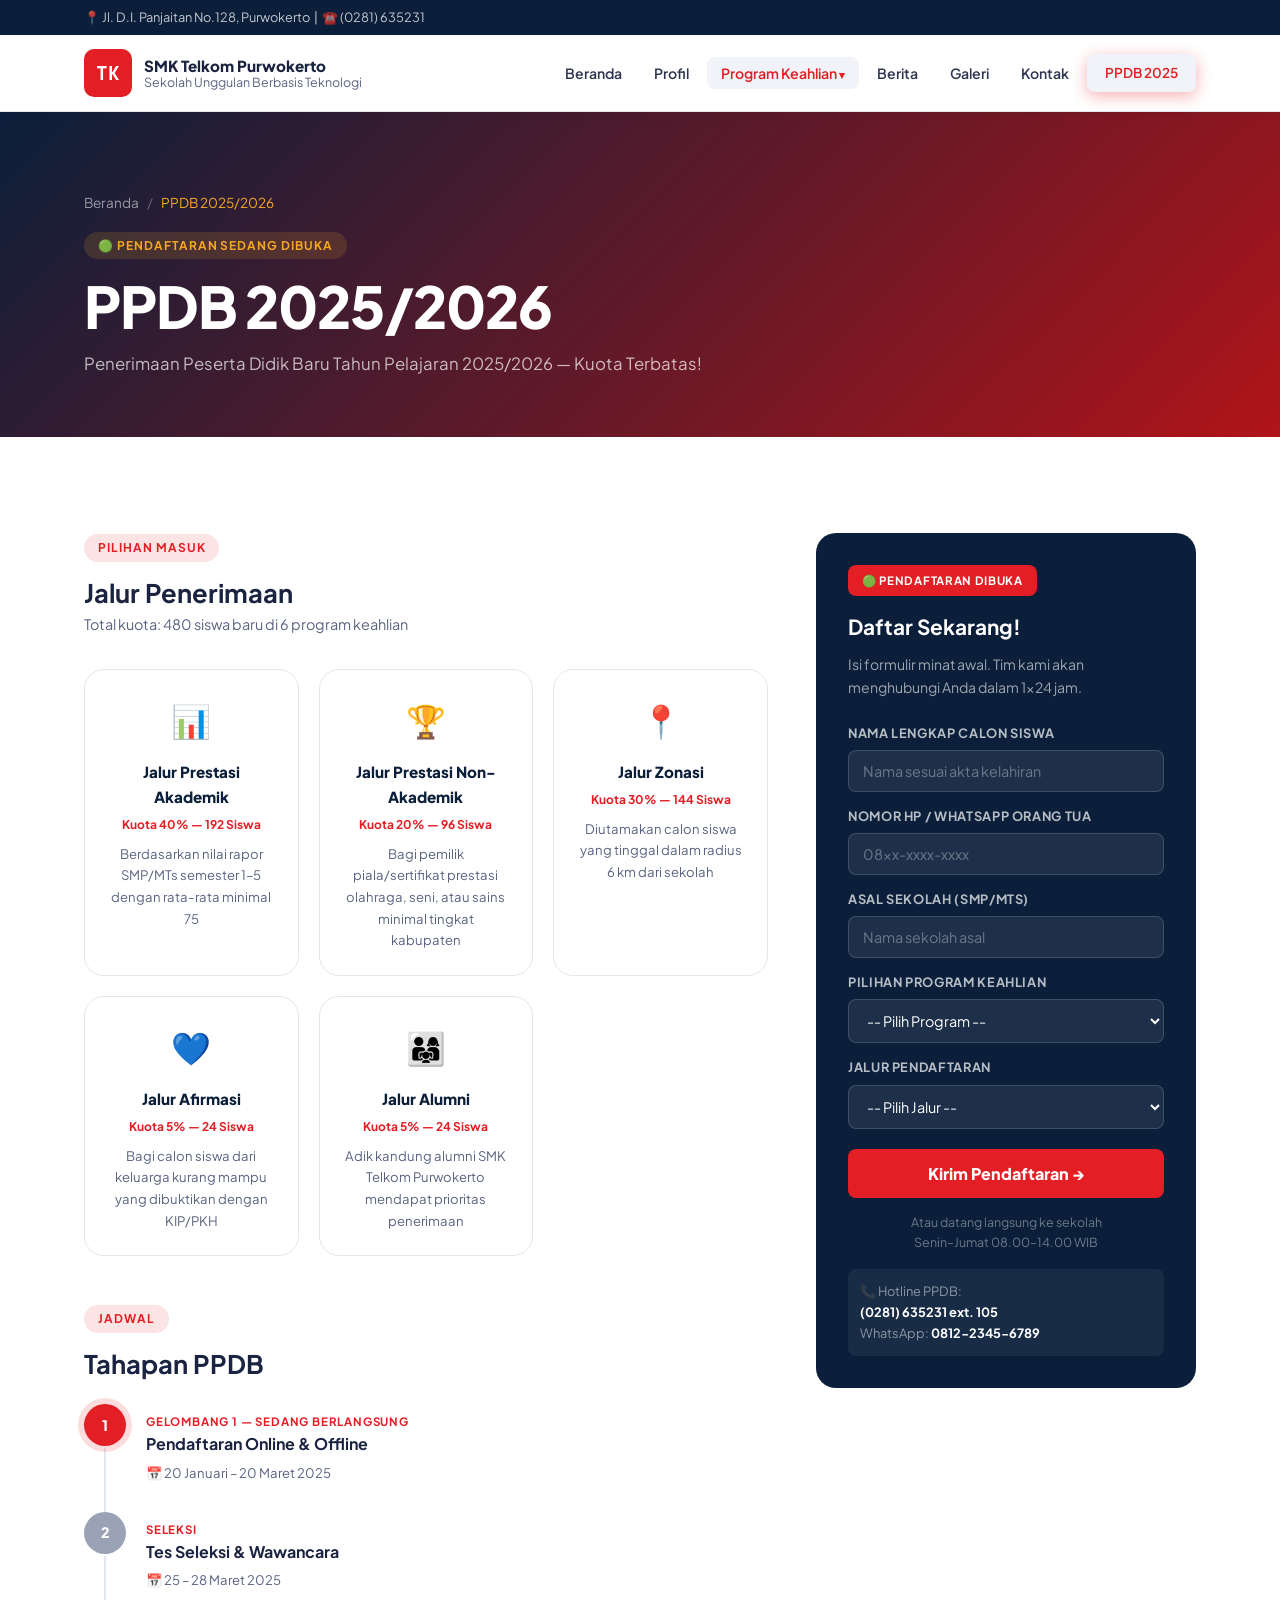
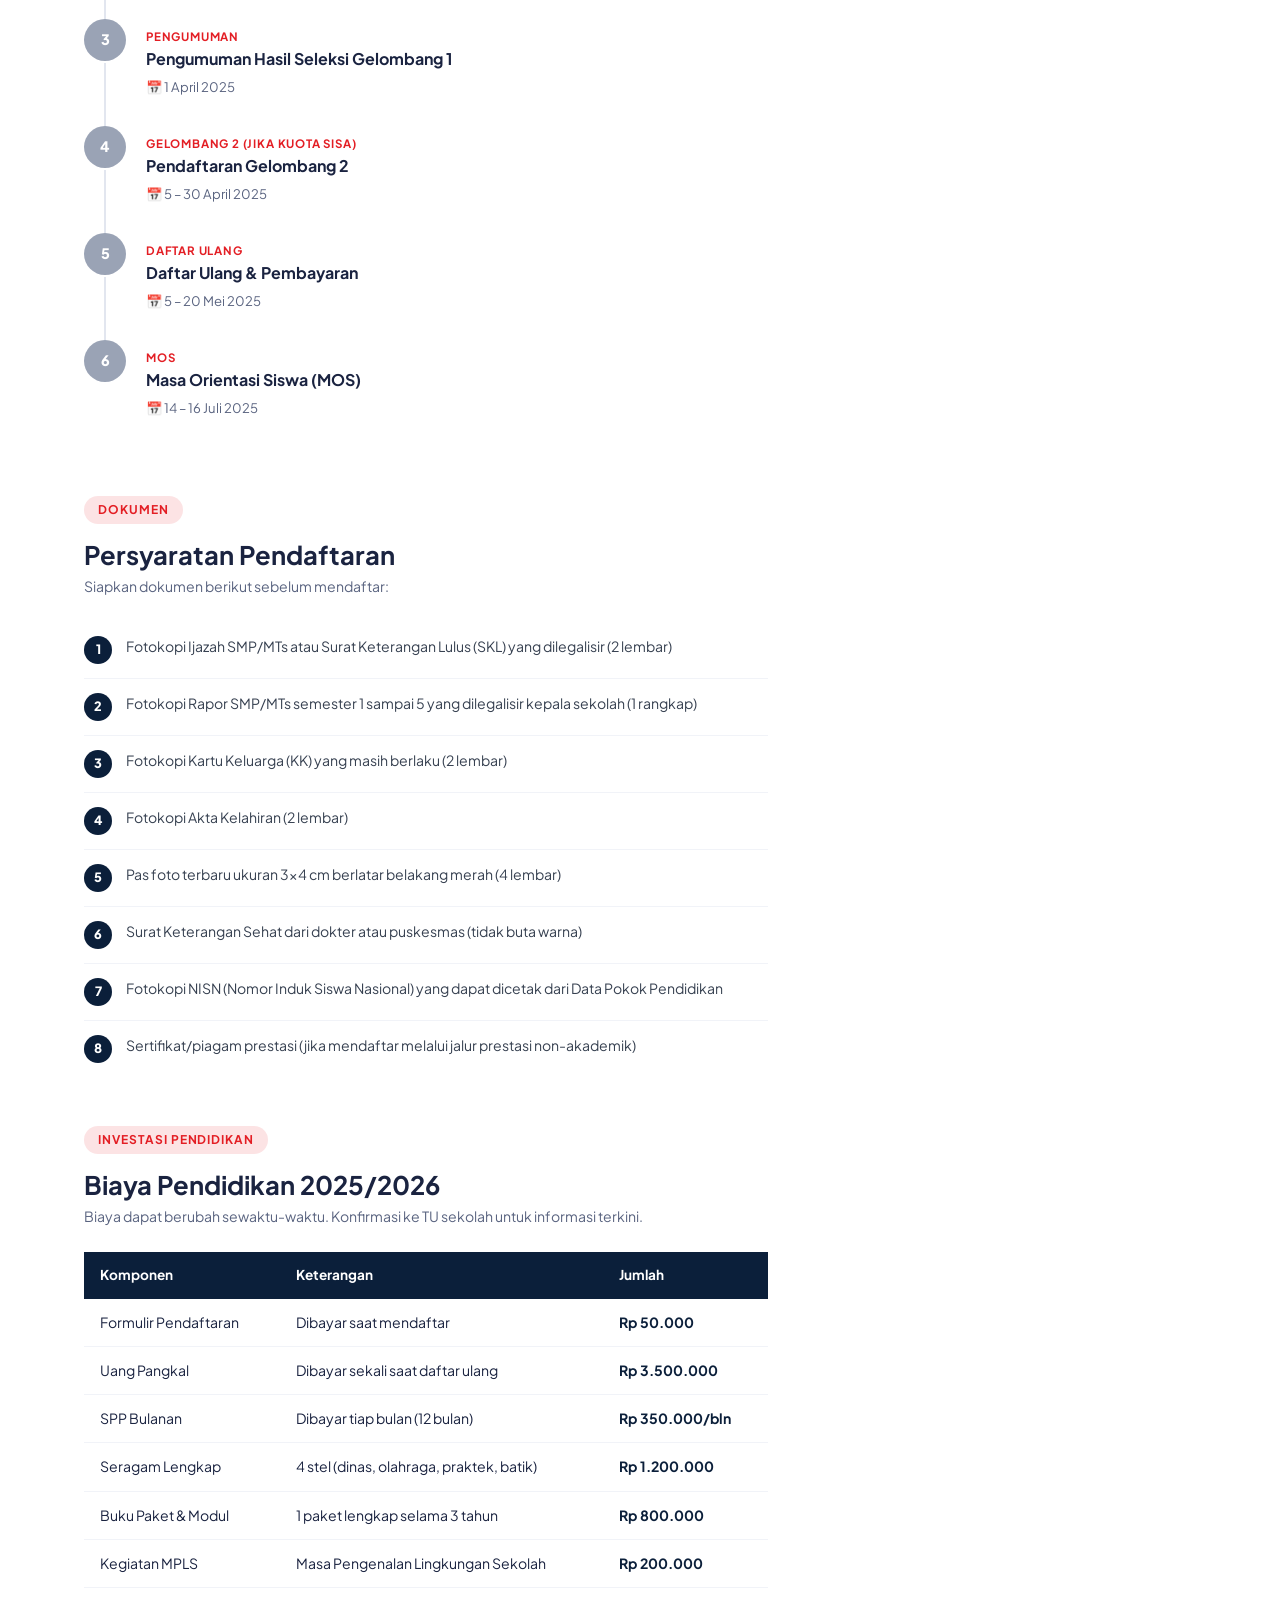
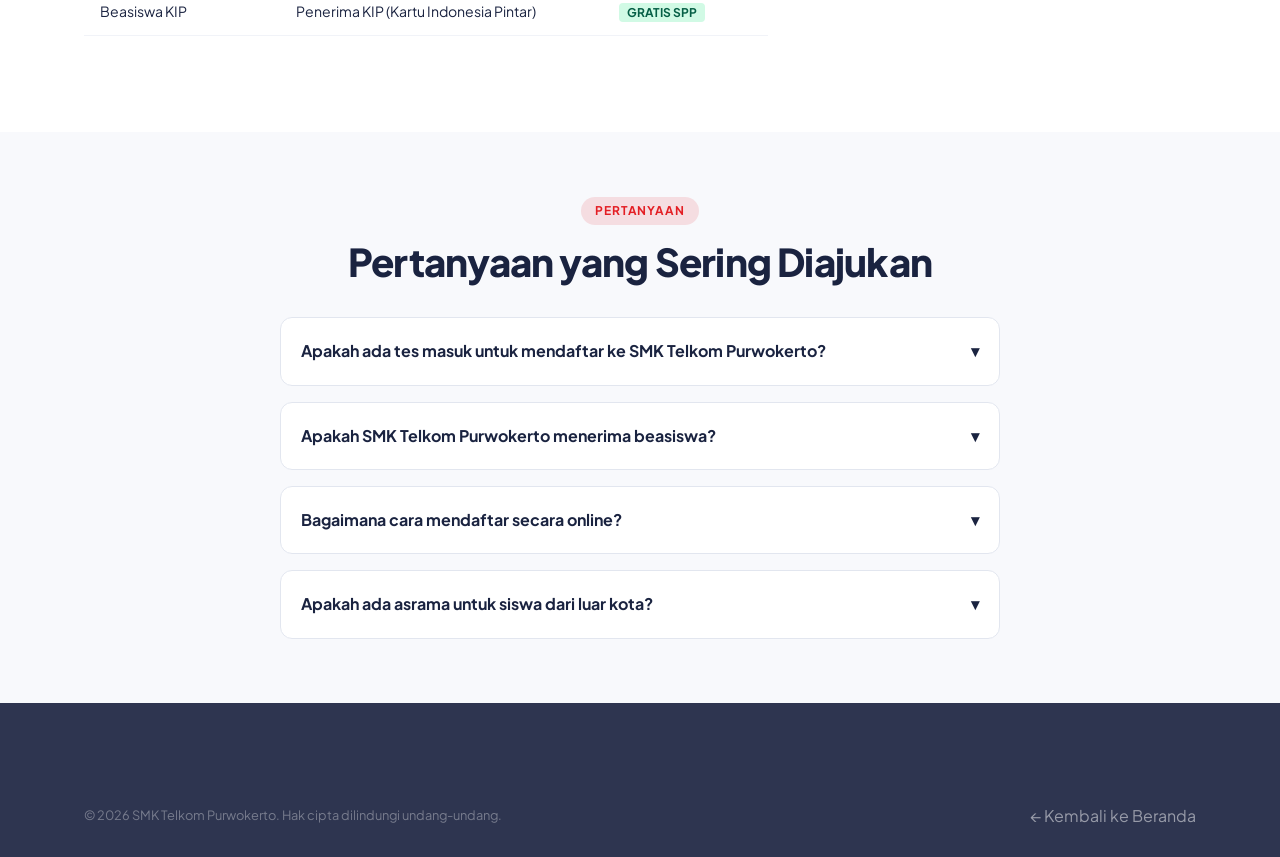
<file: website-sekolah-main/pages/ppdb.html>
<!DOCTYPE html>
<html lang="id">
<head>
  <meta charset="UTF-8" />
  <meta name="viewport" content="width=device-width, initial-scale=1.0" />
  <title>PPDB 2025/2026 — SMK Telkom Purwokerto</title>
  <link rel="icon" href="data:image/svg+xml,<svg xmlns='http://www.w3.org/2000/svg' viewBox='0 0 100 100'><rect width='100' height='100' rx='20' fill='%23E31E24'/><text y='.9em' font-size='70' x='50%' dominant-baseline='auto' text-anchor='middle' fill='white' font-weight='900' font-family='monospace'>T</text></svg>" />
  <link rel="stylesheet" href="../css/style.css" />
  <style>
    .page-hero { background: linear-gradient(135deg, var(--navy), var(--red-dark)); padding: 80px 0 60px; }
    .page-hero h1 { color: white; }
    .breadcrumb { display: flex; gap: 8px; align-items: center; margin-bottom: 16px; font-size: .85rem; }
    .breadcrumb a { color: rgba(255,255,255,.55); } .breadcrumb a:hover { color: white; }
    .breadcrumb span { color: rgba(255,255,255,.3); } .breadcrumb .current { color: var(--gold); }

    .ppdb-grid { display: grid; grid-template-columns: 1fr 380px; gap: 48px; align-items: start; }

    .timeline { margin-top: 8px; }
    .tl-item { display: flex; gap: 20px; padding-bottom: 28px; position: relative; }
    .tl-item:not(:last-child)::after { content:''; position:absolute; left:20px; top:44px; bottom:0; width:2px; background:var(--gray-200); }
    .tl-dot { width: 42px; height: 42px; border-radius: 50%; flex-shrink: 0; display:flex; align-items:center; justify-content:center; font-weight:800; font-size:.9rem; color:white; z-index:1; }
    .tl-dot.active { background: var(--red); box-shadow: 0 0 0 6px rgba(227,30,36,.15); }
    .tl-dot.done { background: var(--green, #10B981); }
    .tl-dot.upcoming { background: var(--gray-400); }
    .tl-content { padding-top: 8px; }
    .tl-phase { font-size: .72rem; font-weight: 700; color: var(--red); text-transform: uppercase; letter-spacing: .07em; }
    .tl-title { font-weight: 700; margin-bottom: 4px; }
    .tl-date { font-size: .82rem; color: var(--gray-600); }

    .syarat-list { margin-top: 24px; counter-reset: syarat; }
    .syarat-item { display: flex; gap: 14px; padding: 14px 0; border-bottom: 1px solid var(--gray-100); align-items: flex-start; }
    .syarat-item:last-child { border-bottom: none; }
    .syarat-num { width: 28px; height: 28px; border-radius: 50%; background: var(--navy); color: white; display:flex; align-items:center; justify-content:center; font-size: .8rem; font-weight:800; flex-shrink:0; }
    .syarat-text { font-size: .88rem; color: var(--gray-700, #374151); line-height: 1.5; }

    .daftar-card { background: var(--navy); border-radius: var(--radius-lg); padding: 32px; position: sticky; top: 90px; }
    .daftar-card h3 { color: white; font-size: 1.3rem; margin-bottom: 8px; }
    .daftar-card p { color: rgba(255,255,255,.6); font-size: .88rem; margin-bottom: 24px; }
    .daftar-form { display: flex; flex-direction: column; gap: 14px; }
    .form-group label { display: block; font-size: .8rem; font-weight: 700; color: rgba(255,255,255,.7); margin-bottom: 6px; text-transform: uppercase; letter-spacing: .05em; }
    .form-group input, .form-group select {
      width: 100%; padding: 11px 14px; border-radius: 8px;
      border: 1.5px solid rgba(255,255,255,.15); background: rgba(255,255,255,.08);
      color: white; font-family: inherit; font-size: .9rem; transition: var(--transition);
    }
    .form-group input::placeholder { color: rgba(255,255,255,.35); }
    .form-group input:focus, .form-group select:focus { outline: none; border-color: var(--red-light); background: rgba(255,255,255,.12); }
    .form-group select option { background: var(--navy); }
    .btn-submit { width: 100%; padding: 14px; border-radius: 8px; background: var(--red); color: white; font-weight: 800; font-size: 1rem; border: none; cursor: pointer; transition: var(--transition); margin-top: 6px; }
    .btn-submit:hover { background: var(--red-light); transform: translateY(-2px); }
    .daftar-note { font-size: .78rem; color: rgba(255,255,255,.4); text-align: center; margin-top: 14px; }

    .jalur-grid { display: grid; grid-template-columns: repeat(3,1fr); gap: 20px; margin-top: 32px; }
    .jalur-card { background: var(--white); border: 1px solid var(--gray-200); border-radius: var(--radius-lg); padding: 24px; text-align: center; transition: var(--transition); }
    .jalur-card:hover { box-shadow: var(--shadow-md); transform: translateY(-4px); border-color: var(--red); }
    .jalur-icon { font-size: 2rem; margin-bottom: 12px; }
    .jalur-name { font-weight: 800; font-size: .95rem; color: var(--navy); margin-bottom: 6px; }
    .jalur-quota { font-size: .75rem; font-weight: 700; color: var(--red); margin-bottom: 8px; }
    .jalur-desc { font-size: .82rem; color: var(--gray-600); }

    .biaya-table { width: 100%; border-collapse: collapse; margin-top: 24px; }
    .biaya-table th { background: var(--navy); color: white; padding: 12px 16px; text-align: left; font-size: .85rem; }
    .biaya-table td { padding: 12px 16px; border-bottom: 1px solid var(--gray-100); font-size: .88rem; }
    .biaya-table tr:hover td { background: var(--gray-100); }
    .biaya-table td:last-child { font-weight: 700; color: var(--navy); }
    .free-tag { background: #D1FAE5; color: #065F46; padding: 2px 8px; border-radius: 4px; font-size: .75rem; font-weight: 700; }

    @media (max-width: 900px) {
      .ppdb-grid { grid-template-columns: 1fr; }
      .daftar-card { position: static; }
      .jalur-grid { grid-template-columns: 1fr 1fr; }
    }
    @media (max-width: 480px) {
      .jalur-grid { grid-template-columns: 1fr; }
    }
  </style>
</head>
<body>

  <div id="topbar">
    <div class="container">
      <div>📍 Jl. D.I. Panjaitan No.128, Purwokerto &nbsp;|&nbsp; ☎️ (0281) 635231</div>
    </div>
  </div>

  <nav id="navbar">
    <div class="container">
      <div class="nav-inner">
        <a href="../index.html" class="nav-brand">
          <div class="brand-logo">TK</div>
          <div class="brand-name">SMK Telkom Purwokerto<span>Sekolah Unggulan Berbasis Teknologi</span></div>
        </a>
        <ul class="nav-links">
          <li><a href="../index.html">Beranda</a></li>
          <li><a href="profil.html">Profil</a></li>
          <li class="nav-dropdown"><a href="#">Program Keahlian</a>
            <div class="dropdown-menu">
              <a href="rpl.html">💻 Rekayasa Perangkat Lunak</a>
              <a href="tkj.html">🌐 Teknik Komputer & Jaringan</a>
              <a href="multimedia.html">🎨 Multimedia</a>
              <a href="akuntansi.html">📊 Akuntansi & Keuangan</a>
            </div>
          </li>
          <li><a href="berita.html">Berita</a></li>
          <li><a href="galeri.html">Galeri</a></li>
          <li><a href="kontak.html">Kontak</a></li>
          <li><a href="ppdb.html" class="btn btn-primary active">PPDB 2025</a></li>
        </ul>
        <button class="nav-toggle"><span></span><span></span><span></span></button>
      </div>
    </div>
  </nav>

  <div class="page-hero">
    <div class="container">
      <div class="breadcrumb">
        <a href="../index.html">Beranda</a><span>/</span><span class="current">PPDB 2025/2026</span>
      </div>
      <span class="badge badge-gold" style="margin-bottom:14px;display:inline-flex;">🟢 Pendaftaran Sedang Dibuka</span>
      <h1 class="heading-xl">PPDB 2025/2026</h1>
      <p style="color:rgba(255,255,255,.7);margin-top:10px;font-size:1.05rem;">Penerimaan Peserta Didik Baru Tahun Pelajaran 2025/2026 — Kuota Terbatas!</p>
    </div>
  </div>

  <section class="section">
    <div class="container">
      <div class="ppdb-grid">
        <!-- Left Content -->
        <div>
          <!-- Jalur Pendaftaran -->
          <div class="fade-up">
            <span class="badge">Pilihan Masuk</span>
            <h2 class="heading-md" style="margin:14px 0 4px;">Jalur Penerimaan</h2>
            <p style="color:var(--gray-600);font-size:.9rem;">Total kuota: 480 siswa baru di 6 program keahlian</p>
            <div class="jalur-grid">
              <div class="jalur-card">
                <div class="jalur-icon">📊</div>
                <div class="jalur-name">Jalur Prestasi Akademik</div>
                <div class="jalur-quota">Kuota 40% — 192 Siswa</div>
                <div class="jalur-desc">Berdasarkan nilai rapor SMP/MTs semester 1–5 dengan rata-rata minimal 75</div>
              </div>
              <div class="jalur-card">
                <div class="jalur-icon">🏆</div>
                <div class="jalur-name">Jalur Prestasi Non-Akademik</div>
                <div class="jalur-quota">Kuota 20% — 96 Siswa</div>
                <div class="jalur-desc">Bagi pemilik piala/sertifikat prestasi olahraga, seni, atau sains minimal tingkat kabupaten</div>
              </div>
              <div class="jalur-card">
                <div class="jalur-icon">📍</div>
                <div class="jalur-name">Jalur Zonasi</div>
                <div class="jalur-quota">Kuota 30% — 144 Siswa</div>
                <div class="jalur-desc">Diutamakan calon siswa yang tinggal dalam radius 6 km dari sekolah</div>
              </div>
              <div class="jalur-card">
                <div class="jalur-icon">💙</div>
                <div class="jalur-name">Jalur Afirmasi</div>
                <div class="jalur-quota">Kuota 5% — 24 Siswa</div>
                <div class="jalur-desc">Bagi calon siswa dari keluarga kurang mampu yang dibuktikan dengan KIP/PKH</div>
              </div>
              <div class="jalur-card">
                <div class="jalur-icon">👨‍👩‍👧</div>
                <div class="jalur-name">Jalur Alumni</div>
                <div class="jalur-quota">Kuota 5% — 24 Siswa</div>
                <div class="jalur-desc">Adik kandung alumni SMK Telkom Purwokerto mendapat prioritas penerimaan</div>
              </div>
            </div>
          </div>

          <!-- Timeline PPDB -->
          <div class="fade-up delay-1" style="margin-top:48px;">
            <span class="badge">Jadwal</span>
            <h2 class="heading-md" style="margin:14px 0 24px;">Tahapan PPDB</h2>
            <div class="timeline">
              <div class="tl-item">
                <div class="tl-dot active">1</div>
                <div class="tl-content">
                  <div class="tl-phase">Gelombang 1 — Sedang Berlangsung</div>
                  <div class="tl-title">Pendaftaran Online & Offline</div>
                  <div class="tl-date">📅 20 Januari – 20 Maret 2025</div>
                </div>
              </div>
              <div class="tl-item">
                <div class="tl-dot upcoming">2</div>
                <div class="tl-content">
                  <div class="tl-phase">Seleksi</div>
                  <div class="tl-title">Tes Seleksi & Wawancara</div>
                  <div class="tl-date">📅 25 – 28 Maret 2025</div>
                </div>
              </div>
              <div class="tl-item">
                <div class="tl-dot upcoming">3</div>
                <div class="tl-content">
                  <div class="tl-phase">Pengumuman</div>
                  <div class="tl-title">Pengumuman Hasil Seleksi Gelombang 1</div>
                  <div class="tl-date">📅 1 April 2025</div>
                </div>
              </div>
              <div class="tl-item">
                <div class="tl-dot upcoming">4</div>
                <div class="tl-content">
                  <div class="tl-phase">Gelombang 2 (jika kuota sisa)</div>
                  <div class="tl-title">Pendaftaran Gelombang 2</div>
                  <div class="tl-date">📅 5 – 30 April 2025</div>
                </div>
              </div>
              <div class="tl-item">
                <div class="tl-dot upcoming">5</div>
                <div class="tl-content">
                  <div class="tl-phase">Daftar Ulang</div>
                  <div class="tl-title">Daftar Ulang & Pembayaran</div>
                  <div class="tl-date">📅 5 – 20 Mei 2025</div>
                </div>
              </div>
              <div class="tl-item">
                <div class="tl-dot upcoming">6</div>
                <div class="tl-content">
                  <div class="tl-phase">MOS</div>
                  <div class="tl-title">Masa Orientasi Siswa (MOS)</div>
                  <div class="tl-date">📅 14 – 16 Juli 2025</div>
                </div>
              </div>
            </div>
          </div>

          <!-- Syarat Pendaftaran -->
          <div class="fade-up delay-2" style="margin-top:48px;">
            <span class="badge">Dokumen</span>
            <h2 class="heading-md" style="margin:14px 0 4px;">Persyaratan Pendaftaran</h2>
            <p style="color:var(--gray-600);font-size:.88rem;">Siapkan dokumen berikut sebelum mendaftar:</p>
            <div class="syarat-list">
              <div class="syarat-item"><div class="syarat-num">1</div><div class="syarat-text">Fotokopi Ijazah SMP/MTs atau Surat Keterangan Lulus (SKL) yang dilegalisir (2 lembar)</div></div>
              <div class="syarat-item"><div class="syarat-num">2</div><div class="syarat-text">Fotokopi Rapor SMP/MTs semester 1 sampai 5 yang dilegalisir kepala sekolah (1 rangkap)</div></div>
              <div class="syarat-item"><div class="syarat-num">3</div><div class="syarat-text">Fotokopi Kartu Keluarga (KK) yang masih berlaku (2 lembar)</div></div>
              <div class="syarat-item"><div class="syarat-num">4</div><div class="syarat-text">Fotokopi Akta Kelahiran (2 lembar)</div></div>
              <div class="syarat-item"><div class="syarat-num">5</div><div class="syarat-text">Pas foto terbaru ukuran 3×4 cm berlatar belakang merah (4 lembar)</div></div>
              <div class="syarat-item"><div class="syarat-num">6</div><div class="syarat-text">Surat Keterangan Sehat dari dokter atau puskesmas (tidak buta warna)</div></div>
              <div class="syarat-item"><div class="syarat-num">7</div><div class="syarat-text">Fotokopi NISN (Nomor Induk Siswa Nasional) yang dapat dicetak dari Data Pokok Pendidikan</div></div>
              <div class="syarat-item"><div class="syarat-num">8</div><div class="syarat-text">Sertifikat/piagam prestasi (jika mendaftar melalui jalur prestasi non-akademik)</div></div>
            </div>
          </div>

          <!-- Biaya -->
          <div class="fade-up delay-1" style="margin-top:48px;">
            <span class="badge">Investasi Pendidikan</span>
            <h2 class="heading-md" style="margin:14px 0 4px;">Biaya Pendidikan 2025/2026</h2>
            <p style="color:var(--gray-600);font-size:.88rem;">Biaya dapat berubah sewaktu-waktu. Konfirmasi ke TU sekolah untuk informasi terkini.</p>
            <table class="biaya-table">
              <thead>
                <tr><th>Komponen</th><th>Keterangan</th><th>Jumlah</th></tr>
              </thead>
              <tbody>
                <tr><td>Formulir Pendaftaran</td><td>Dibayar saat mendaftar</td><td>Rp 50.000</td></tr>
                <tr><td>Uang Pangkal</td><td>Dibayar sekali saat daftar ulang</td><td>Rp 3.500.000</td></tr>
                <tr><td>SPP Bulanan</td><td>Dibayar tiap bulan (12 bulan)</td><td>Rp 350.000/bln</td></tr>
                <tr><td>Seragam Lengkap</td><td>4 stel (dinas, olahraga, praktek, batik)</td><td>Rp 1.200.000</td></tr>
                <tr><td>Buku Paket & Modul</td><td>1 paket lengkap selama 3 tahun</td><td>Rp 800.000</td></tr>
                <tr><td>Kegiatan MPLS</td><td>Masa Pengenalan Lingkungan Sekolah</td><td>Rp 200.000</td></tr>
                <tr><td>Beasiswa KIP</td><td>Penerima KIP (Kartu Indonesia Pintar)</td><td><span class="free-tag">GRATIS SPP</span></td></tr>
              </tbody>
            </table>
          </div>
        </div>

        <!-- Right: Form -->
        <div class="fade-up delay-3">
          <div class="daftar-card">
            <div style="background:var(--red);border-radius:8px;padding:6px 14px;font-size:.72rem;font-weight:700;color:white;display:inline-block;margin-bottom:14px;letter-spacing:.06em;">🟢 PENDAFTARAN DIBUKA</div>
            <h3>Daftar Sekarang!</h3>
            <p>Isi formulir minat awal. Tim kami akan menghubungi Anda dalam 1×24 jam.</p>
            <form class="daftar-form" onsubmit="handleSubmit(event)">
              <div class="form-group">
                <label>Nama Lengkap Calon Siswa</label>
                <input type="text" placeholder="Nama sesuai akta kelahiran" required />
              </div>
              <div class="form-group">
                <label>Nomor HP / WhatsApp Orang Tua</label>
                <input type="tel" placeholder="08xx-xxxx-xxxx" required />
              </div>
              <div class="form-group">
                <label>Asal Sekolah (SMP/MTs)</label>
                <input type="text" placeholder="Nama sekolah asal" required />
              </div>
              <div class="form-group">
                <label>Pilihan Program Keahlian</label>
                <select required>
                  <option value="">-- Pilih Program --</option>
                  <option>Rekayasa Perangkat Lunak (RPL)</option>
                  <option>Teknik Komputer & Jaringan (TKJ)</option>
                  <option>Multimedia</option>
                  <option>Akuntansi & Keuangan Lembaga</option>
                  <option>Teknik Elektronika</option>
                  <option>Kecerdasan Buatan (AI)</option>
                </select>
              </div>
              <div class="form-group">
                <label>Jalur Pendaftaran</label>
                <select required>
                  <option value="">-- Pilih Jalur --</option>
                  <option>Prestasi Akademik</option>
                  <option>Prestasi Non-Akademik</option>
                  <option>Zonasi</option>
                  <option>Afirmasi / KIP</option>
                  <option>Jalur Alumni</option>
                </select>
              </div>
              <button type="submit" class="btn-submit">Kirim Pendaftaran →</button>
            </form>
            <div class="daftar-note">
              Atau datang langsung ke sekolah<br>Senin–Jumat 08.00–14.00 WIB
            </div>
            <div style="margin-top:16px;padding:12px;background:rgba(255,255,255,.06);border-radius:8px;font-size:.8rem;color:rgba(255,255,255,.5);">
              📞 Hotline PPDB:<br>
              <strong style="color:white;">(0281) 635231 ext. 105</strong><br>
              WhatsApp: <strong style="color:white;">0812-2345-6789</strong>
            </div>
          </div>
        </div>
      </div>
    </div>
  </section>

  <!-- FAQ -->
  <section class="section-sm bg-off">
    <div class="container">
      <div class="text-center fade-up">
        <span class="badge">Pertanyaan</span>
        <h2 class="heading-lg" style="margin-top:14px;">Pertanyaan yang Sering Diajukan</h2>
      </div>
      <div style="max-width:720px;margin:32px auto 0;display:flex;flex-direction:column;gap:16px;" class="fade-up delay-1">
        <details style="background:white;border:1px solid var(--gray-200);border-radius:var(--radius);padding:20px;">
          <summary style="font-weight:700;cursor:pointer;list-style:none;display:flex;justify-content:space-between;">
            Apakah ada tes masuk untuk mendaftar ke SMK Telkom Purwokerto? <span>▾</span>
          </summary>
          <p style="margin-top:12px;font-size:.9rem;color:var(--gray-600);">Ya, terdapat tes seleksi yang meliputi tes tertulis (Matematika, Bahasa Indonesia, dan IPA dasar) dan wawancara motivasi. Untuk jalur prestasi, seleksi lebih mempertimbangkan nilai rapor dan sertifikat prestasi.</p>
        </details>
        <details style="background:white;border:1px solid var(--gray-200);border-radius:var(--radius);padding:20px;">
          <summary style="font-weight:700;cursor:pointer;list-style:none;display:flex;justify-content:space-between;">
            Apakah SMK Telkom Purwokerto menerima beasiswa? <span>▾</span>
          </summary>
          <p style="margin-top:12px;font-size:.9rem;color:var(--gray-600);">Ya. Kami memiliki beberapa program beasiswa: Beasiswa KIP (Kartu Indonesia Pintar) — gratis SPP selama 3 tahun, Beasiswa Prestasi — potongan uang pangkal 50–100%, dan Beasiswa dari mitra industri seperti Telkom Indonesia dan BNI.</p>
        </details>
        <details style="background:white;border:1px solid var(--gray-200);border-radius:var(--radius);padding:20px;">
          <summary style="font-weight:700;cursor:pointer;list-style:none;display:flex;justify-content:space-between;">
            Bagaimana cara mendaftar secara online? <span>▾</span>
          </summary>
          <p style="margin-top:12px;font-size:.9rem;color:var(--gray-600);">Isi formulir pada halaman ini atau kunjungi ppdb.smktelkompurwokerto.sch.id. Upload dokumen persyaratan dalam format PDF/JPG. Setelah pendaftaran diterima, tim kami akan menghubungi via WhatsApp untuk jadwal verifikasi dokumen dan tes.</p>
        </details>
        <details style="background:white;border:1px solid var(--gray-200);border-radius:var(--radius);padding:20px;">
          <summary style="font-weight:700;cursor:pointer;list-style:none;display:flex;justify-content:space-between;">
            Apakah ada asrama untuk siswa dari luar kota? <span>▾</span>
          </summary>
          <p style="margin-top:12px;font-size:.9rem;color:var(--gray-600);">Ya, SMK Telkom Purwokerto memiliki asrama putra dan putri dengan kapasitas masing-masing 100 siswa. Biaya asrama terpisah dari biaya sekolah. Fasilitas: kamar ber-AC, WiFi, ruang belajar, dan pembimbing asrama 24 jam.</p>
        </details>
      </div>
    </div>
  </section>

  <footer id="footer">
    <div class="container">
      <div class="footer-bottom" style="padding:28px 0;">
        <p>© <span class="current-year">2025</span> SMK Telkom Purwokerto. Hak cipta dilindungi undang-undang.</p>
        <a href="../index.html">← Kembali ke Beranda</a>
      </div>
    </div>
  </footer>

  <button id="back-top">↑</button>
  <script src="../js/main.js"></script>
  <script>
    function handleSubmit(e) {
      e.preventDefault();
      const btn = e.target.querySelector('.btn-submit');
      btn.textContent = '✅ Terkirim! Kami akan menghubungi Anda.';
      btn.style.background = '#10B981';
      btn.disabled = true;
    }
  </script>
</body>
</html>
</file>
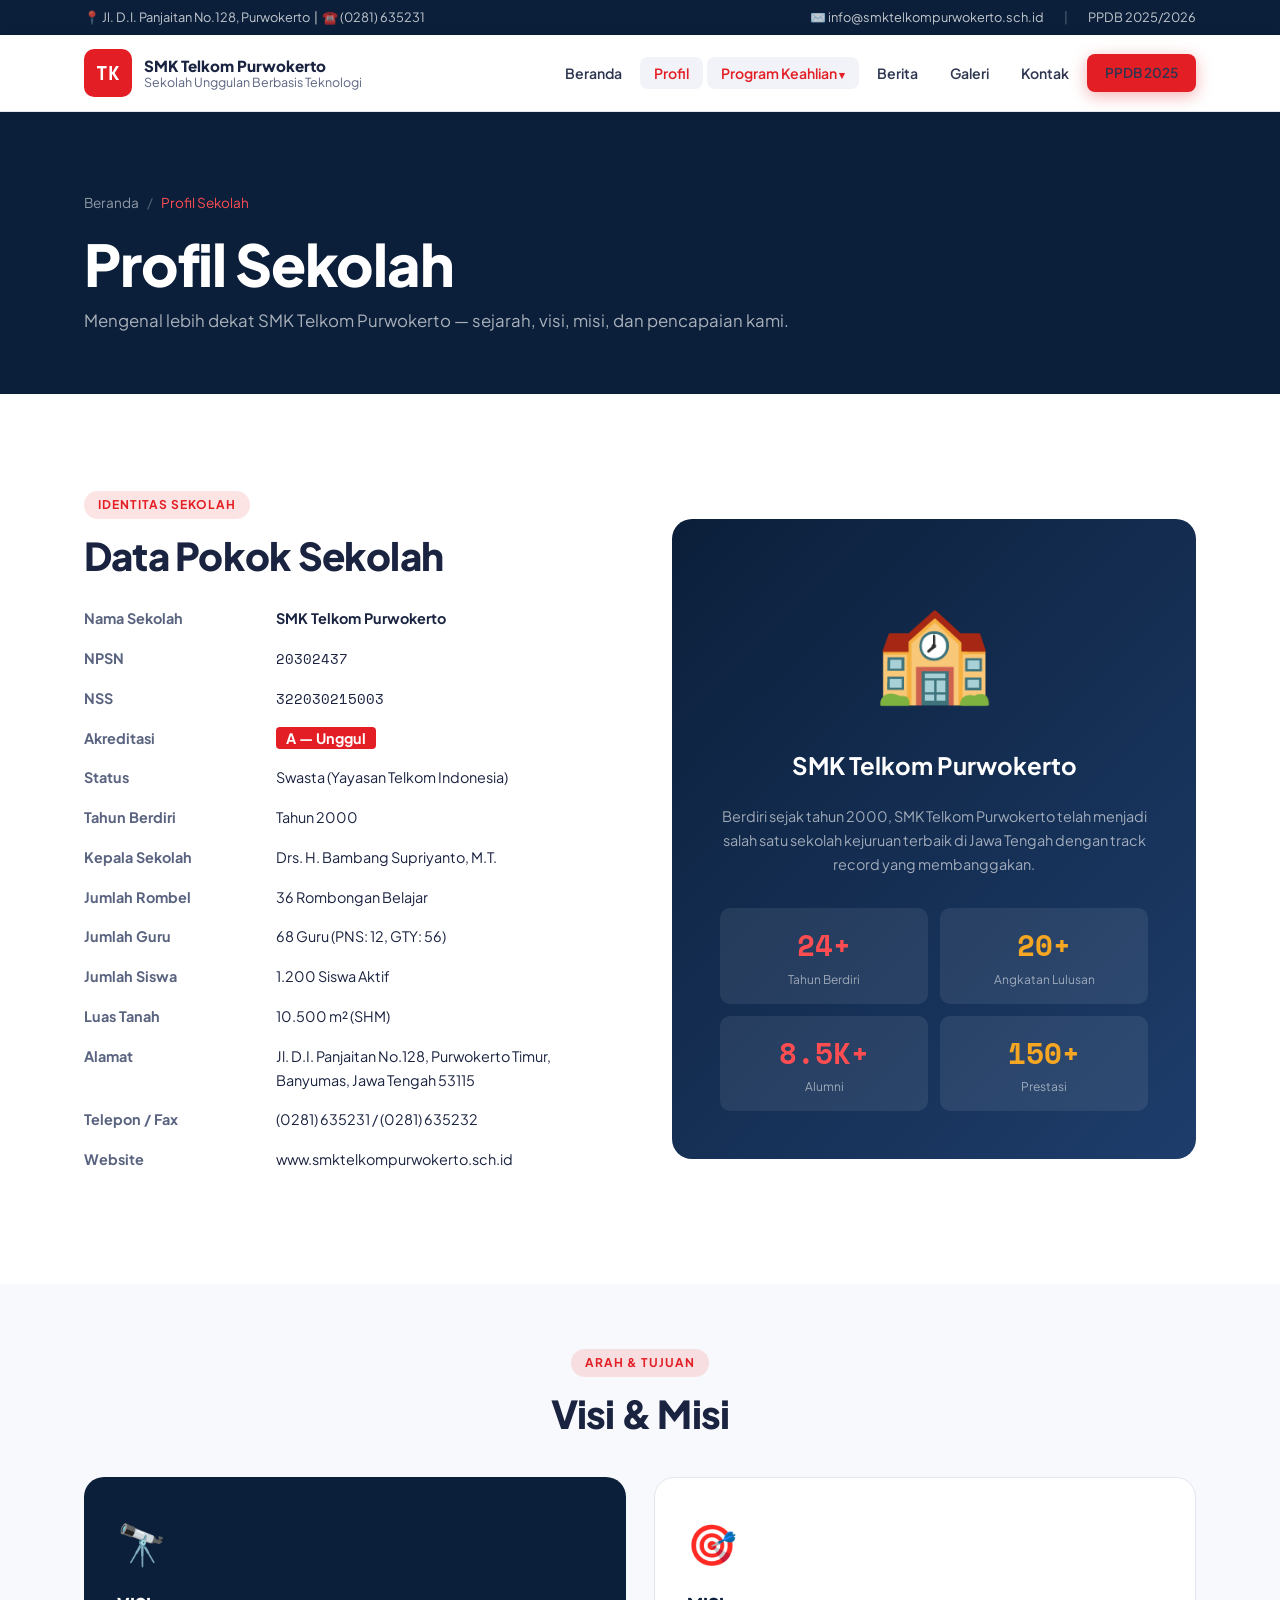
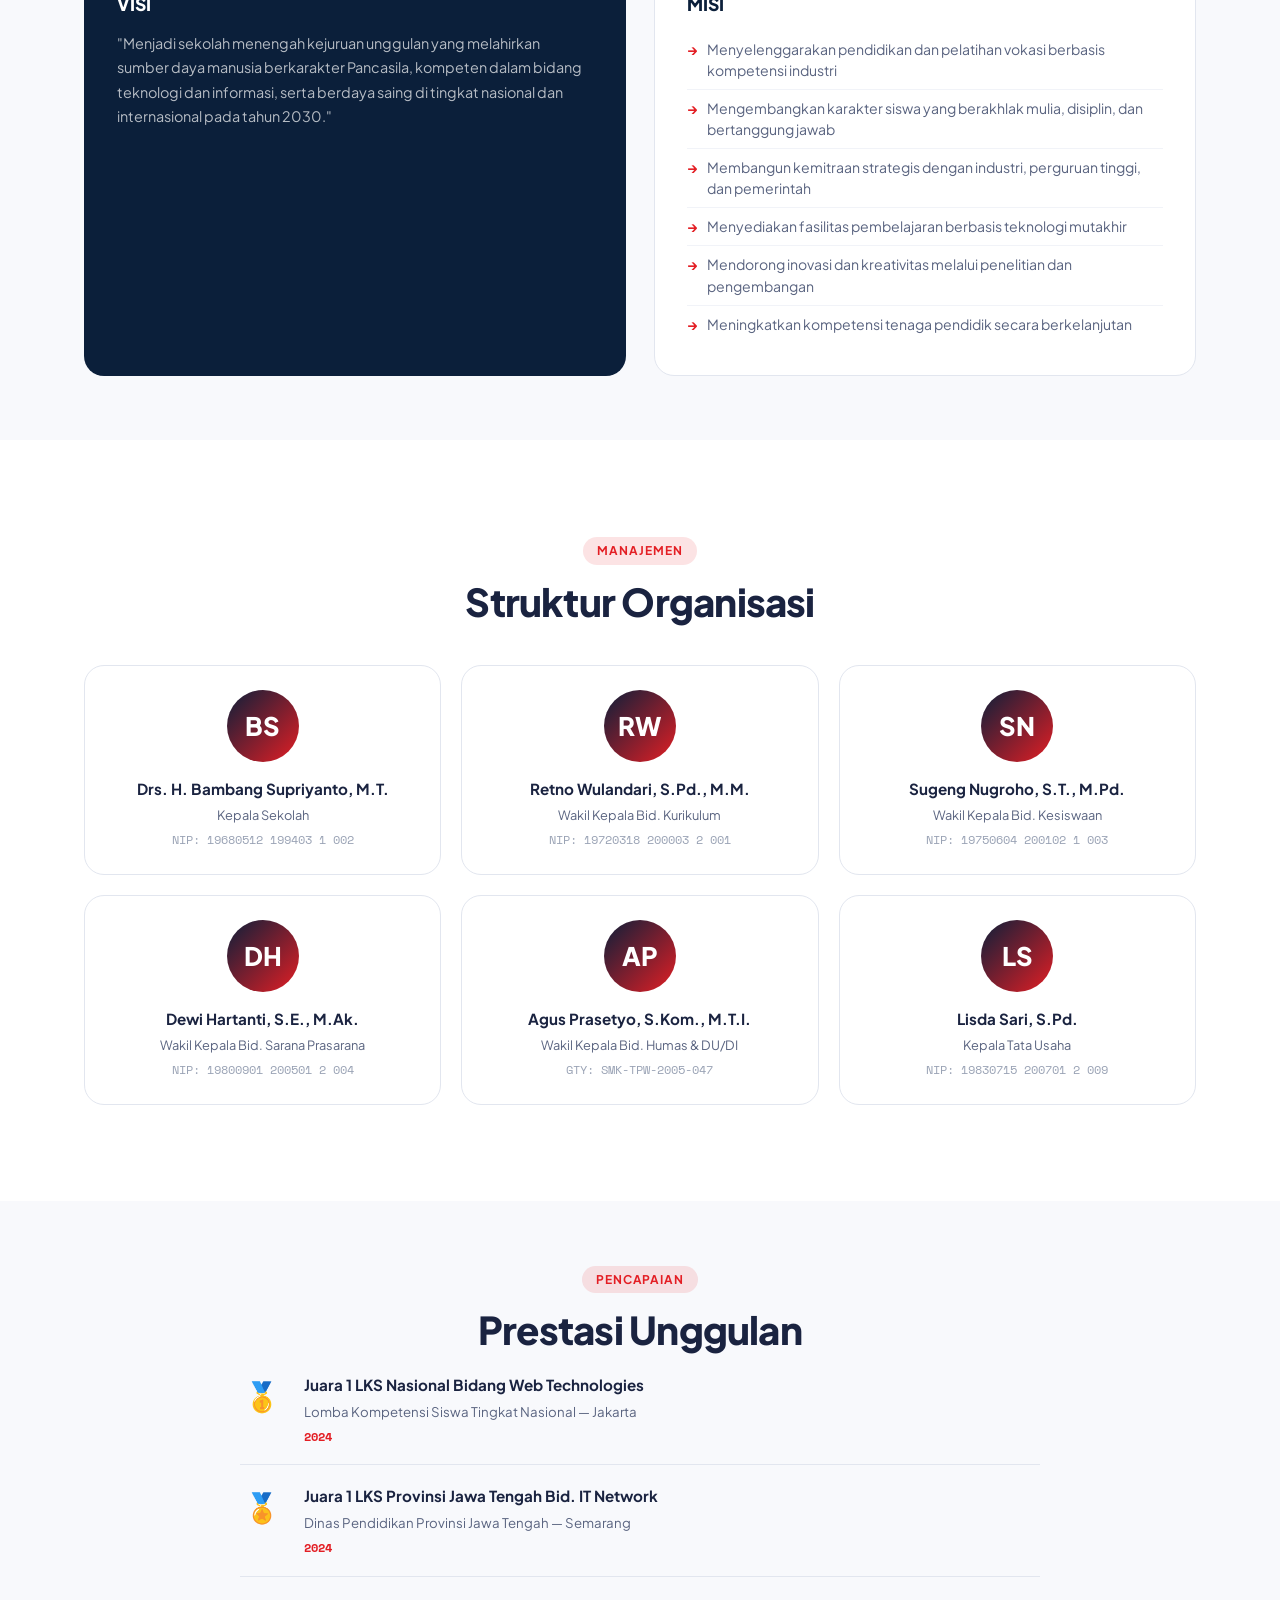
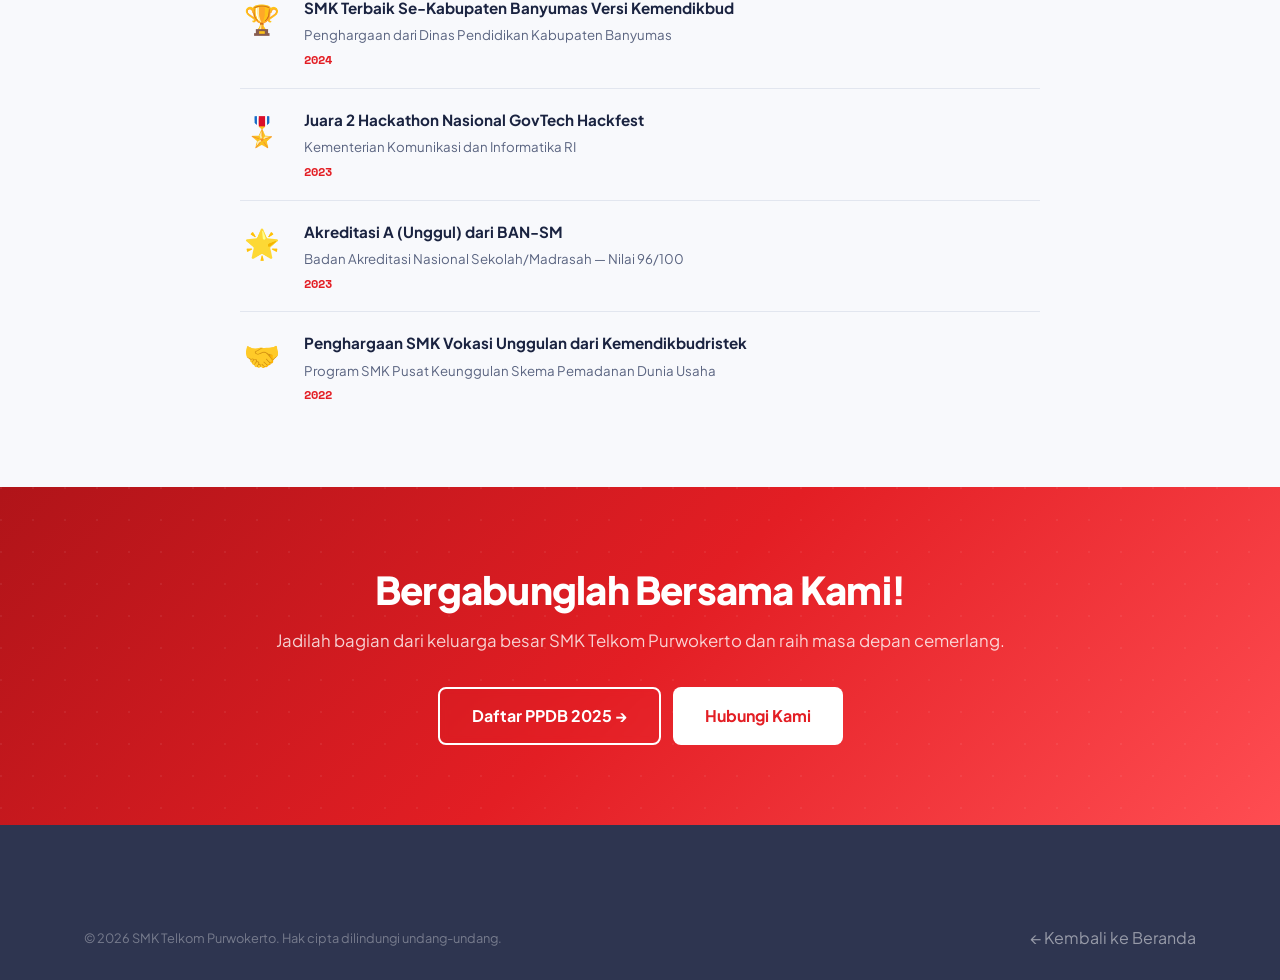
<file: website-sekolah-main/pages/profil.html>
<!DOCTYPE html>
<html lang="id">
<head>
  <meta charset="UTF-8" />
  <meta name="viewport" content="width=device-width, initial-scale=1.0" />
  <title>Profil Sekolah — SMK Telkom Purwokerto</title>
  <meta name="description" content="Profil lengkap SMK Telkom Purwokerto: sejarah, visi misi, struktur organisasi, dan pencapaian sekolah." />
  <link rel="icon" href="data:image/svg+xml,<svg xmlns='http://www.w3.org/2000/svg' viewBox='0 0 100 100'><rect width='100' height='100' rx='20' fill='%23E31E24'/><text y='.9em' font-size='70' x='50%' dominant-baseline='auto' text-anchor='middle' fill='white' font-weight='900' font-family='monospace'>T</text></svg>" />
  <link rel="stylesheet" href="../css/style.css" />
  <style>
    .page-hero { background: var(--navy); padding: 80px 0 60px; }
    .page-hero h1 { color: white; }
    .breadcrumb { display: flex; gap: 8px; align-items: center; margin-bottom: 16px; font-size: .85rem; }
    .breadcrumb a { color: rgba(255,255,255,.55); }
    .breadcrumb a:hover { color: white; }
    .breadcrumb span { color: rgba(255,255,255,.3); }
    .breadcrumb .current { color: var(--red-light); }

    .profil-grid { display: grid; grid-template-columns: 1fr 1fr; gap: 64px; align-items: center; }
    .profil-img-box {
      background: linear-gradient(135deg, var(--navy), var(--navy-light));
      border-radius: var(--radius-lg); padding: 48px;
      display: flex; flex-direction: column; align-items: center; gap: 20px;
      text-align: center;
    }
    .profil-img-box .big-icon { font-size: 6rem; }
    .profil-img-box h3 { color: white; font-size: 1.5rem; }
    .profil-img-box p { color: rgba(255,255,255,.6); font-size: .9rem; }

    .info-row { display: flex; gap: 12px; align-items: flex-start; margin-bottom: 16px; }
    .info-row .ir-key { font-weight: 700; min-width: 180px; flex-shrink: 0; color: var(--gray-600); font-size: .9rem; }
    .info-row .ir-val { font-size: .9rem; }

    .vm-grid { display: grid; grid-template-columns: 1fr 1fr; gap: 28px; margin-top: 40px; }
    .vm-card {
      border-radius: var(--radius-lg); padding: 32px; border: 1px solid var(--gray-200);
    }
    .vm-card.visi { background: var(--navy); border-color: transparent; }
    .vm-card.misi { background: var(--white); }
    .vm-icon { font-size: 2.5rem; margin-bottom: 14px; }
    .vm-title { font-size: 1.1rem; font-weight: 800; margin-bottom: 12px; }
    .vm-card.visi .vm-title { color: white; }
    .vm-card.visi p { color: rgba(255,255,255,.7); font-size: .9rem; line-height: 1.7; }
    .vm-card.misi ul { padding-left: 0; }
    .vm-card.misi ul li {
      font-size: .88rem; color: var(--gray-600); padding: 8px 0 8px 20px;
      border-bottom: 1px solid var(--gray-100); position: relative; line-height: 1.5;
    }
    .vm-card.misi ul li::before { content: '→'; position: absolute; left: 0; color: var(--red); font-weight: 700; }
    .vm-card.misi ul li:last-child { border-bottom: none; }

    .struktur-grid { display: grid; grid-template-columns: repeat(3,1fr); gap: 20px; margin-top: 40px; }
    .struktur-card {
      background: var(--white); border: 1px solid var(--gray-200);
      border-radius: var(--radius-lg); padding: 24px; text-align: center;
      transition: var(--transition);
    }
    .struktur-card:hover { box-shadow: var(--shadow-md); transform: translateY(-4px); }
    .struktur-avatar {
      width: 72px; height: 72px; border-radius: 50%; margin: 0 auto 14px;
      background: linear-gradient(135deg, var(--navy), var(--red));
      display: flex; align-items: center; justify-content: center;
      font-size: 1.6rem; font-weight: 800; color: white;
    }
    .struktur-name { font-weight: 700; font-size: .95rem; margin-bottom: 4px; }
    .struktur-role { font-size: .8rem; color: var(--gray-600); }
    .struktur-nip { font-size: .75rem; color: var(--gray-400); margin-top: 4px; font-family: var(--font-mono); }

    .prestasi-list { margin-top: 40px; }
    .prestasi-item {
      display: flex; gap: 20px; padding: 18px 0; border-bottom: 1px solid var(--gray-200);
      align-items: flex-start;
    }
    .prestasi-item:last-child { border-bottom: none; }
    .prestasi-icon { font-size: 1.8rem; flex-shrink: 0; width: 44px; text-align: center; }
    .prestasi-content {}
    .prestasi-title { font-weight: 700; font-size: .95rem; margin-bottom: 4px; }
    .prestasi-detail { font-size: .83rem; color: var(--gray-600); }
    .prestasi-year { font-size: .75rem; font-weight: 700; color: var(--red); margin-top: 4px; font-family: var(--font-mono); }

    @media (max-width: 768px) {
      .profil-grid { grid-template-columns: 1fr; }
      .vm-grid { grid-template-columns: 1fr; }
      .struktur-grid { grid-template-columns: 1fr 1fr; }
    }
  </style>
</head>
<body>

  <div id="topbar">
    <div class="container">
      <div>📍 Jl. D.I. Panjaitan No.128, Purwokerto &nbsp;|&nbsp; ☎️ (0281) 635231</div>
      <div class="topbar-links">
        <a href="mailto:info@smktelkompurwokerto.sch.id">✉️ info@smktelkompurwokerto.sch.id</a>
        <span>|</span><a href="ppdb.html">PPDB 2025/2026</a>
      </div>
    </div>
  </div>

  <nav id="navbar">
    <div class="container">
      <div class="nav-inner">
        <a href="../index.html" class="nav-brand">
          <div class="brand-logo">TK</div>
          <div class="brand-name">SMK Telkom Purwokerto<span>Sekolah Unggulan Berbasis Teknologi</span></div>
        </a>
        <ul class="nav-links">
          <li><a href="../index.html">Beranda</a></li>
          <li><a href="profil.html" class="active">Profil</a></li>
          <li class="nav-dropdown"><a href="#">Program Keahlian</a>
            <div class="dropdown-menu">
              <a href="rpl.html">💻 Rekayasa Perangkat Lunak</a>
              <a href="tkj.html">🌐 Teknik Komputer & Jaringan</a>
              <a href="multimedia.html">🎨 Multimedia</a>
              <a href="akuntansi.html">📊 Akuntansi & Keuangan</a>
            </div>
          </li>
          <li><a href="berita.html">Berita</a></li>
          <li><a href="galeri.html">Galeri</a></li>
          <li><a href="kontak.html">Kontak</a></li>
          <li><a href="ppdb.html" class="btn btn-primary">PPDB 2025</a></li>
        </ul>
        <button class="nav-toggle"><span></span><span></span><span></span></button>
      </div>
    </div>
  </nav>

  <!-- Page Hero -->
  <div class="page-hero">
    <div class="container">
      <div class="breadcrumb">
        <a href="../index.html">Beranda</a><span>/</span><span class="current">Profil Sekolah</span>
      </div>
      <h1 class="heading-xl">Profil Sekolah</h1>
      <p style="color:rgba(255,255,255,.65); margin-top:10px; font-size:1.05rem;">Mengenal lebih dekat SMK Telkom Purwokerto — sejarah, visi, misi, dan pencapaian kami.</p>
    </div>
  </div>

  <!-- Info Umum -->
  <section class="section">
    <div class="container">
      <div class="profil-grid">
        <div class="fade-up">
          <span class="badge">Identitas Sekolah</span>
          <h2 class="heading-lg" style="margin: 14px 0 28px;">Data Pokok Sekolah</h2>
          <div class="info-row"><div class="ir-key">Nama Sekolah</div><div class="ir-val"><strong>SMK Telkom Purwokerto</strong></div></div>
          <div class="info-row"><div class="ir-key">NPSN</div><div class="ir-val" style="font-family:var(--font-mono)">20302437</div></div>
          <div class="info-row"><div class="ir-key">NSS</div><div class="ir-val" style="font-family:var(--font-mono)">322030215003</div></div>
          <div class="info-row"><div class="ir-key">Akreditasi</div><div class="ir-val"><span style="background:var(--red);color:white;padding:2px 10px;border-radius:4px;font-weight:700;font-size:.9rem;">A — Unggul</span></div></div>
          <div class="info-row"><div class="ir-key">Status</div><div class="ir-val">Swasta (Yayasan Telkom Indonesia)</div></div>
          <div class="info-row"><div class="ir-key">Tahun Berdiri</div><div class="ir-val">Tahun 2000</div></div>
          <div class="info-row"><div class="ir-key">Kepala Sekolah</div><div class="ir-val">Drs. H. Bambang Supriyanto, M.T.</div></div>
          <div class="info-row"><div class="ir-key">Jumlah Rombel</div><div class="ir-val">36 Rombongan Belajar</div></div>
          <div class="info-row"><div class="ir-key">Jumlah Guru</div><div class="ir-val">68 Guru (PNS: 12, GTY: 56)</div></div>
          <div class="info-row"><div class="ir-key">Jumlah Siswa</div><div class="ir-val">1.200 Siswa Aktif</div></div>
          <div class="info-row"><div class="ir-key">Luas Tanah</div><div class="ir-val">10.500 m² (SHM)</div></div>
          <div class="info-row"><div class="ir-key">Alamat</div><div class="ir-val">Jl. D.I. Panjaitan No.128, Purwokerto Timur, Banyumas, Jawa Tengah 53115</div></div>
          <div class="info-row"><div class="ir-key">Telepon / Fax</div><div class="ir-val">(0281) 635231 / (0281) 635232</div></div>
          <div class="info-row"><div class="ir-key">Website</div><div class="ir-val">www.smktelkompurwokerto.sch.id</div></div>
        </div>
        <div class="fade-up delay-2">
          <div class="profil-img-box">
            <div class="big-icon">🏫</div>
            <h3>SMK Telkom Purwokerto</h3>
            <p>Berdiri sejak tahun 2000, SMK Telkom Purwokerto telah menjadi salah satu sekolah kejuruan terbaik di Jawa Tengah dengan track record yang membanggakan.</p>
            <div style="display:grid;grid-template-columns:1fr 1fr;gap:12px;width:100%;margin-top:12px;">
              <div style="background:rgba(255,255,255,.08);border-radius:10px;padding:14px;text-align:center;">
                <div style="font-size:1.8rem;font-weight:900;color:var(--red-light);font-family:var(--font-mono);">24+</div>
                <div style="font-size:.75rem;color:rgba(255,255,255,.55);">Tahun Berdiri</div>
              </div>
              <div style="background:rgba(255,255,255,.08);border-radius:10px;padding:14px;text-align:center;">
                <div style="font-size:1.8rem;font-weight:900;color:var(--gold);font-family:var(--font-mono);">20+</div>
                <div style="font-size:.75rem;color:rgba(255,255,255,.55);">Angkatan Lulusan</div>
              </div>
              <div style="background:rgba(255,255,255,.08);border-radius:10px;padding:14px;text-align:center;">
                <div style="font-size:1.8rem;font-weight:900;color:var(--red-light);font-family:var(--font-mono);">8.5K+</div>
                <div style="font-size:.75rem;color:rgba(255,255,255,.55);">Alumni</div>
              </div>
              <div style="background:rgba(255,255,255,.08);border-radius:10px;padding:14px;text-align:center;">
                <div style="font-size:1.8rem;font-weight:900;color:var(--gold);font-family:var(--font-mono);">150+</div>
                <div style="font-size:.75rem;color:rgba(255,255,255,.55);">Prestasi</div>
              </div>
            </div>
          </div>
        </div>
      </div>
    </div>
  </section>

  <!-- Visi Misi -->
  <section class="section-sm bg-off">
    <div class="container">
      <div class="text-center fade-up">
        <span class="badge">Arah & Tujuan</span>
        <h2 class="heading-lg" style="margin-top:14px;">Visi & Misi</h2>
      </div>
      <div class="vm-grid">
        <div class="vm-card visi fade-up delay-1">
          <div class="vm-icon">🔭</div>
          <div class="vm-title">VISI</div>
          <p>"Menjadi sekolah menengah kejuruan unggulan yang melahirkan sumber daya manusia berkarakter Pancasila, kompeten dalam bidang teknologi dan informasi, serta berdaya saing di tingkat nasional dan internasional pada tahun 2030."</p>
        </div>
        <div class="vm-card misi fade-up delay-2">
          <div class="vm-icon">🎯</div>
          <div class="vm-title" style="color:var(--navy);">MISI</div>
          <ul>
            <li>Menyelenggarakan pendidikan dan pelatihan vokasi berbasis kompetensi industri</li>
            <li>Mengembangkan karakter siswa yang berakhlak mulia, disiplin, dan bertanggung jawab</li>
            <li>Membangun kemitraan strategis dengan industri, perguruan tinggi, dan pemerintah</li>
            <li>Menyediakan fasilitas pembelajaran berbasis teknologi mutakhir</li>
            <li>Mendorong inovasi dan kreativitas melalui penelitian dan pengembangan</li>
            <li>Meningkatkan kompetensi tenaga pendidik secara berkelanjutan</li>
          </ul>
        </div>
      </div>
    </div>
  </section>

  <!-- Struktur Organisasi -->
  <section class="section">
    <div class="container">
      <div class="text-center fade-up">
        <span class="badge">Manajemen</span>
        <h2 class="heading-lg" style="margin-top:14px;">Struktur Organisasi</h2>
      </div>
      <div class="struktur-grid">
        <div class="struktur-card fade-up delay-1">
          <div class="struktur-avatar">BS</div>
          <div class="struktur-name">Drs. H. Bambang Supriyanto, M.T.</div>
          <div class="struktur-role">Kepala Sekolah</div>
          <div class="struktur-nip">NIP: 19680512 199403 1 002</div>
        </div>
        <div class="struktur-card fade-up delay-2">
          <div class="struktur-avatar">RW</div>
          <div class="struktur-name">Retno Wulandari, S.Pd., M.M.</div>
          <div class="struktur-role">Wakil Kepala Bid. Kurikulum</div>
          <div class="struktur-nip">NIP: 19720318 200003 2 001</div>
        </div>
        <div class="struktur-card fade-up delay-3">
          <div class="struktur-avatar">SN</div>
          <div class="struktur-name">Sugeng Nugroho, S.T., M.Pd.</div>
          <div class="struktur-role">Wakil Kepala Bid. Kesiswaan</div>
          <div class="struktur-nip">NIP: 19750604 200102 1 003</div>
        </div>
        <div class="struktur-card fade-up delay-1">
          <div class="struktur-avatar">DH</div>
          <div class="struktur-name">Dewi Hartanti, S.E., M.Ak.</div>
          <div class="struktur-role">Wakil Kepala Bid. Sarana Prasarana</div>
          <div class="struktur-nip">NIP: 19800901 200501 2 004</div>
        </div>
        <div class="struktur-card fade-up delay-2">
          <div class="struktur-avatar">AP</div>
          <div class="struktur-name">Agus Prasetyo, S.Kom., M.T.I.</div>
          <div class="struktur-role">Wakil Kepala Bid. Humas & DU/DI</div>
          <div class="struktur-nip">GTY: SMK-TPW-2005-047</div>
        </div>
        <div class="struktur-card fade-up delay-3">
          <div class="struktur-avatar">LS</div>
          <div class="struktur-name">Lisda Sari, S.Pd.</div>
          <div class="struktur-role">Kepala Tata Usaha</div>
          <div class="struktur-nip">NIP: 19830715 200701 2 009</div>
        </div>
      </div>
    </div>
  </section>

  <!-- Prestasi -->
  <section class="section-sm bg-off">
    <div class="container">
      <div class="text-center fade-up">
        <span class="badge">Pencapaian</span>
        <h2 class="heading-lg" style="margin-top:14px;">Prestasi Unggulan</h2>
      </div>
      <div class="prestasi-list fade-up delay-1" style="max-width:800px; margin:0 auto;">
        <div class="prestasi-item">
          <div class="prestasi-icon">🥇</div>
          <div class="prestasi-content">
            <div class="prestasi-title">Juara 1 LKS Nasional Bidang Web Technologies</div>
            <div class="prestasi-detail">Lomba Kompetensi Siswa Tingkat Nasional — Jakarta</div>
            <div class="prestasi-year">2024</div>
          </div>
        </div>
        <div class="prestasi-item">
          <div class="prestasi-icon">🏅</div>
          <div class="prestasi-content">
            <div class="prestasi-title">Juara 1 LKS Provinsi Jawa Tengah Bid. IT Network</div>
            <div class="prestasi-detail">Dinas Pendidikan Provinsi Jawa Tengah — Semarang</div>
            <div class="prestasi-year">2024</div>
          </div>
        </div>
        <div class="prestasi-item">
          <div class="prestasi-icon">🏆</div>
          <div class="prestasi-content">
            <div class="prestasi-title">SMK Terbaik Se-Kabupaten Banyumas Versi Kemendikbud</div>
            <div class="prestasi-detail">Penghargaan dari Dinas Pendidikan Kabupaten Banyumas</div>
            <div class="prestasi-year">2024</div>
          </div>
        </div>
        <div class="prestasi-item">
          <div class="prestasi-icon">🎖️</div>
          <div class="prestasi-content">
            <div class="prestasi-title">Juara 2 Hackathon Nasional GovTech Hackfest</div>
            <div class="prestasi-detail">Kementerian Komunikasi dan Informatika RI</div>
            <div class="prestasi-year">2023</div>
          </div>
        </div>
        <div class="prestasi-item">
          <div class="prestasi-icon">🌟</div>
          <div class="prestasi-content">
            <div class="prestasi-title">Akreditasi A (Unggul) dari BAN-SM</div>
            <div class="prestasi-detail">Badan Akreditasi Nasional Sekolah/Madrasah — Nilai 96/100</div>
            <div class="prestasi-year">2023</div>
          </div>
        </div>
        <div class="prestasi-item">
          <div class="prestasi-icon">🤝</div>
          <div class="prestasi-content">
            <div class="prestasi-title">Penghargaan SMK Vokasi Unggulan dari Kemendikbudristek</div>
            <div class="prestasi-detail">Program SMK Pusat Keunggulan Skema Pemadanan Dunia Usaha</div>
            <div class="prestasi-year">2022</div>
          </div>
        </div>
      </div>
    </div>
  </section>

  <!-- CTA -->
  <section id="cta">
    <div class="container">
      <h2 class="heading-lg fade-up">Bergabunglah Bersama Kami!</h2>
      <p class="fade-up delay-1">Jadilah bagian dari keluarga besar SMK Telkom Purwokerto dan raih masa depan cemerlang.</p>
      <div class="cta-buttons fade-up delay-2">
        <a href="ppdb.html" class="btn btn-outline" style="border-color:white;color:white;font-size:1rem;padding:14px 32px;">Daftar PPDB 2025 →</a>
        <a href="kontak.html" class="btn" style="background:white;color:var(--red);font-size:1rem;padding:14px 32px;font-weight:700;">Hubungi Kami</a>
      </div>
    </div>
  </section>

  <footer id="footer">
    <div class="container">
      <div class="footer-bottom" style="padding:28px 0;">
        <p>© <span class="current-year">2025</span> SMK Telkom Purwokerto. Hak cipta dilindungi undang-undang.</p>
        <a href="../index.html">← Kembali ke Beranda</a>
      </div>
    </div>
  </footer>

  <button id="back-top">↑</button>
  <script src="../js/main.js"></script>
</body>
</html>
</file>
<file: website-sekolah-main/css/style.css>
/* =========================================================
   SMK Telkom Purwokerto — Global Stylesheet
   ========================================================= */

@import url('https://fonts.googleapis.com/css2?family=Plus+Jakarta+Sans:ital,wght@0,300;0,400;0,500;0,600;0,700;0,800;1,400&family=Space+Mono:wght@400;700&display=swap');

/* ── Custom Properties ─────────────────────────────────── */
:root {
  --red:        #E31E24;
  --red-dark:   #B01419;
  --red-light:  #FF4D52;
  --navy:       #0B1F3A;
  --navy-mid:   #152B50;
  --navy-light: #1E3D6B;
  --gold:       #F5A623;
  --white:      #FFFFFF;
  --off-white:  #F8F9FC;
  --gray-100:   #F1F3F8;
  --gray-200:   #E2E6EF;
  --gray-400:   #9AA3B5;
  --gray-600:   #5A6480;
  --gray-800:   #2E3550;
  --text:       #1A2340;

  --font-head:  'Plus Jakarta Sans', sans-serif;
  --font-mono:  'Space Mono', monospace;

  --radius:     12px;
  --radius-lg:  20px;
  --shadow-sm:  0 2px 8px rgba(11,31,58,.08);
  --shadow-md:  0 8px 32px rgba(11,31,58,.12);
  --shadow-lg:  0 20px 60px rgba(11,31,58,.18);

  --transition: .3s cubic-bezier(.4,0,.2,1);
}

/* ── Reset & Base ───────────────────────────────────────── */
*, *::before, *::after { box-sizing: border-box; margin: 0; padding: 0; }
html { scroll-behavior: smooth; font-size: 16px; }
body {
  font-family: var(--font-head);
  color: var(--text);
  background: var(--white);
  line-height: 1.65;
  overflow-x: hidden;
}
img { max-width: 100%; display: block; }
a { text-decoration: none; color: inherit; }
ul { list-style: none; }
button { cursor: pointer; font-family: inherit; border: none; background: none; }

/* ── Utility ────────────────────────────────────────────── */
.container { max-width: 1160px; margin: 0 auto; padding: 0 24px; }
.section { padding: 96px 0; }
.section-sm { padding: 64px 0; }
.text-center { text-align: center; }
.text-red { color: var(--red); }
.text-gold { color: var(--gold); }
.bg-navy { background: var(--navy); }
.bg-off { background: var(--off-white); }

.badge {
  display: inline-flex; align-items: center; gap: 6px;
  padding: 4px 14px; border-radius: 100px;
  font-size: .75rem; font-weight: 700; letter-spacing: .08em; text-transform: uppercase;
  background: rgba(227,30,36,.12); color: var(--red);
}
.badge-gold { background: rgba(245,166,35,.15); color: var(--gold); }

.section-label {
  display: flex; align-items: center; justify-content: center;
  gap: 10px; margin-bottom: 14px;
}
.section-label::before,
.section-label::after {
  content: ''; flex: 1; height: 1px;
  background: linear-gradient(90deg, transparent, var(--gray-200));
}
.section-label::after { background: linear-gradient(270deg, transparent, var(--gray-200)); }

.heading-xl {
  font-size: clamp(2.2rem, 5vw, 3.6rem);
  font-weight: 800; line-height: 1.15; letter-spacing: -.02em;
}
.heading-lg {
  font-size: clamp(1.75rem, 3vw, 2.5rem);
  font-weight: 800; line-height: 1.2; letter-spacing: -.02em;
}
.heading-md {
  font-size: clamp(1.3rem, 2vw, 1.75rem);
  font-weight: 700; line-height: 1.3;
}
.subtext {
  font-size: 1.05rem; color: var(--gray-600); max-width: 560px; margin: 0 auto;
}

/* ── Buttons ────────────────────────────────────────────── */
.btn {
  display: inline-flex; align-items: center; gap: 8px;
  padding: 13px 28px; border-radius: 8px;
  font-size: .95rem; font-weight: 700; transition: var(--transition);
}
.btn-primary {
  background: var(--red); color: var(--white);
  box-shadow: 0 4px 16px rgba(227,30,36,.35);
}
.btn-primary:hover { background: var(--red-light); transform: translateY(-2px); box-shadow: 0 8px 24px rgba(227,30,36,.4); }
.btn-outline {
  border: 2px solid rgba(255,255,255,.35); color: var(--white);
  backdrop-filter: blur(4px);
}
.btn-outline:hover { border-color: var(--white); background: rgba(255,255,255,.1); }
.btn-navy { background: var(--navy); color: var(--white); }
.btn-navy:hover { background: var(--navy-light); transform: translateY(-2px); }
.btn-icon { width: 36px; height: 36px; padding: 0; border-radius: 50%; justify-content: center; }

/* ── Topbar ─────────────────────────────────────────────── */
#topbar {
  background: var(--navy); color: rgba(255,255,255,.75);
  font-size: .8rem; padding: 7px 0;
}
#topbar .container { display: flex; align-items: center; justify-content: space-between; gap: 12px; flex-wrap: wrap; }
#topbar a { color: inherit; transition: color .2s; }
#topbar a:hover { color: var(--white); }
.topbar-links { display: flex; gap: 20px; align-items: center; }
.topbar-links span { color: rgba(255,255,255,.3); }

/* ── Navbar ─────────────────────────────────────────────── */
#navbar {
  position: sticky; top: 0; z-index: 1000;
  background: var(--white);
  border-bottom: 1px solid var(--gray-200);
  box-shadow: var(--shadow-sm);
  transition: var(--transition);
}
#navbar.scrolled { box-shadow: var(--shadow-md); }
.nav-inner {
  display: flex; align-items: center; justify-content: space-between;
  padding: 14px 0; gap: 24px;
}
.nav-brand { display: flex; align-items: center; gap: 12px; flex-shrink: 0; }
.nav-brand .brand-logo {
  width: 48px; height: 48px; border-radius: 10px;
  background: var(--red); display: flex; align-items: center; justify-content: center;
  font-size: 1.2rem; font-weight: 900; color: white; font-family: var(--font-mono);
  letter-spacing: -.02em; flex-shrink: 0;
}
.brand-name { font-size: .95rem; font-weight: 800; line-height: 1.2; }
.brand-name span { display: block; font-weight: 400; font-size: .78rem; color: var(--gray-600); }
.nav-links { display: flex; align-items: center; gap: 4px; }
.nav-links a {
  padding: 7px 14px; border-radius: 8px;
  font-size: .88rem; font-weight: 600; color: var(--gray-800);
  transition: var(--transition); white-space: nowrap;
}
.nav-links a:hover, .nav-links a.active { background: var(--gray-100); color: var(--red); }
.nav-links .btn-primary { padding: 8px 18px; font-size: .85rem; }
.nav-links .btn-primary:hover { background: var(--red-light); }

/* Dropdown */
.nav-dropdown { position: relative; }
.nav-dropdown > a::after { content: ' ▾'; font-size: .7rem; }
.dropdown-menu {
  display: none; position: absolute; top: calc(100% + 8px); left: 0;
  background: var(--white); border: 1px solid var(--gray-200);
  border-radius: var(--radius); box-shadow: var(--shadow-lg);
  min-width: 200px; padding: 8px; z-index: 100;
}
.nav-dropdown:hover .dropdown-menu { display: block; }
.dropdown-menu a {
  display: block; padding: 9px 14px; border-radius: 8px;
  font-size: .875rem; color: var(--gray-800); font-weight: 500;
}
.dropdown-menu a:hover { background: var(--gray-100); color: var(--red); }

/* Hamburger */
.nav-toggle { display: none; flex-direction: column; gap: 5px; padding: 6px; cursor: pointer; }
.nav-toggle span { width: 22px; height: 2px; background: var(--navy); border-radius: 2px; transition: var(--transition); }

/* ── Hero ───────────────────────────────────────────────── */
#hero {
  background: var(--navy);
  position: relative; overflow: hidden; padding: 100px 0 80px;
}
.hero-pattern {
  position: absolute; inset: 0; opacity: .04;
  background-image:
    radial-gradient(circle at 1px 1px, white 1px, transparent 0);
  background-size: 40px 40px;
}
.hero-glow {
  position: absolute; width: 600px; height: 600px; border-radius: 50%;
  background: radial-gradient(circle, rgba(227,30,36,.25), transparent 70%);
  top: -200px; right: -100px; pointer-events: none;
}
.hero-inner {
  display: grid; grid-template-columns: 1fr 1fr; gap: 64px;
  align-items: center; position: relative; z-index: 1;
}
.hero-badge { margin-bottom: 20px; }
.hero-badge .badge { background: rgba(245,166,35,.2); color: var(--gold); }
.hero-title { color: var(--white); margin-bottom: 20px; }
.hero-title em { color: var(--red-light); font-style: normal; }
.hero-desc { color: rgba(255,255,255,.7); font-size: 1.05rem; margin-bottom: 36px; max-width: 480px; }
.hero-cta { display: flex; gap: 12px; flex-wrap: wrap; margin-bottom: 48px; }
.hero-stats { display: flex; gap: 32px; flex-wrap: wrap; }
.hero-stat { color: white; }
.hero-stat .stat-num { font-size: 1.8rem; font-weight: 800; line-height: 1; color: var(--gold); }
.hero-stat .stat-label { font-size: .8rem; color: rgba(255,255,255,.55); margin-top: 2px; }

.hero-visual {
  display: flex; flex-direction: column; gap: 16px; align-items: center;
  position: relative;
}
.school-emblem {
  width: 200px; height: 200px; border-radius: 50%;
  background: linear-gradient(135deg, var(--red) 0%, var(--red-dark) 100%);
  display: flex; flex-direction: column; align-items: center; justify-content: center;
  color: white; box-shadow: 0 0 0 16px rgba(227,30,36,.15), 0 0 0 32px rgba(227,30,36,.07);
  position: relative; z-index: 1;
}
.school-emblem .emblem-icon { font-size: 4rem; line-height: 1; }
.school-emblem .emblem-text { font-size: .65rem; font-weight: 700; letter-spacing: .1em; text-transform: uppercase; margin-top: 6px; opacity: .85; }

.info-cards { display: flex; flex-direction: column; gap: 10px; width: 100%; }
.info-card {
  background: rgba(255,255,255,.06); border: 1px solid rgba(255,255,255,.1);
  border-radius: var(--radius); padding: 14px 18px;
  display: flex; align-items: center; gap: 14px;
  backdrop-filter: blur(8px);
}
.info-card .ic-icon { font-size: 1.4rem; flex-shrink: 0; }
.info-card .ic-text { font-size: .82rem; color: rgba(255,255,255,.6); line-height: 1; margin-bottom: 2px; }
.info-card .ic-val { font-size: .92rem; color: white; font-weight: 600; }

/* ── Announcement Bar ───────────────────────────────────── */
#announcement {
  background: linear-gradient(90deg, var(--red-dark), var(--red));
  padding: 14px 0; overflow: hidden;
}
.announcement-track {
  display: flex; gap: 40px; animation: marquee 30s linear infinite;
  white-space: nowrap;
}
.announcement-item {
  color: white; font-size: .875rem; font-weight: 500;
  display: flex; align-items: center; gap: 8px; flex-shrink: 0;
}
.announcement-item::before { content: '●'; font-size: .5rem; opacity: .6; }
@keyframes marquee { 0% { transform: translateX(0); } 100% { transform: translateX(-50%); } }

/* ── Program Keahlian ───────────────────────────────────── */
.programs-grid {
  display: grid; grid-template-columns: repeat(3, 1fr); gap: 24px;
  margin-top: 48px;
}
.program-card {
  background: var(--white); border: 1px solid var(--gray-200);
  border-radius: var(--radius-lg); padding: 32px 28px;
  transition: var(--transition); position: relative; overflow: hidden;
}
.program-card::before {
  content: ''; position: absolute; bottom: 0; left: 0; right: 0;
  height: 3px; background: var(--red); transform: scaleX(0);
  transition: transform var(--transition); transform-origin: left;
}
.program-card:hover { transform: translateY(-6px); box-shadow: var(--shadow-lg); }
.program-card:hover::before { transform: scaleX(1); }
.prog-icon {
  width: 60px; height: 60px; border-radius: 14px; margin-bottom: 20px;
  display: flex; align-items: center; justify-content: center; font-size: 1.6rem;
  background: var(--gray-100); transition: var(--transition);
}
.program-card:hover .prog-icon { background: var(--red); }
.prog-title { font-size: 1.05rem; font-weight: 700; margin-bottom: 8px; }
.prog-desc { font-size: .88rem; color: var(--gray-600); line-height: 1.65; margin-bottom: 16px; }
.prog-link { font-size: .85rem; font-weight: 700; color: var(--red); display: flex; align-items: center; gap: 4px; }
.prog-link::after { content: '→'; transition: transform .2s; }
.program-card:hover .prog-link::after { transform: translateX(4px); }
.prog-students { font-size: .78rem; color: var(--gray-400); margin-top: 8px; }

/* ── Stats Banner ───────────────────────────────────────── */
#stats-banner {
  background: var(--navy); padding: 64px 0;
}
.stats-grid { display: grid; grid-template-columns: repeat(4,1fr); gap: 32px; }
.stat-item { text-align: center; }
.stat-item .stat-num {
  font-size: clamp(2.5rem, 4vw, 3.5rem); font-weight: 900;
  color: var(--red-light); line-height: 1; font-family: var(--font-mono);
}
.stat-item .stat-plus { color: var(--gold); }
.stat-item .stat-label { color: rgba(255,255,255,.6); font-size: .88rem; margin-top: 6px; }
.stat-item .stat-sub { color: rgba(255,255,255,.35); font-size: .75rem; }

/* ── Berita / News ──────────────────────────────────────── */
.news-grid {
  display: grid; grid-template-columns: 1.6fr 1fr; gap: 28px;
  margin-top: 48px;
}
.news-featured {
  background: var(--white); border-radius: var(--radius-lg);
  overflow: hidden; border: 1px solid var(--gray-200);
  transition: var(--transition);
}
.news-featured:hover { box-shadow: var(--shadow-lg); }
.news-thumbnail {
  height: 220px; background: linear-gradient(135deg, var(--navy) 0%, var(--navy-light) 100%);
  display: flex; align-items: center; justify-content: center;
  font-size: 4rem; position: relative; overflow: hidden;
}
.news-thumbnail::after {
  content: ''; position: absolute; inset: 0;
  background: linear-gradient(to bottom, transparent 40%, rgba(0,0,0,.3));
}
.news-thumb-sm { height: 130px; font-size: 2.5rem; }
.news-body { padding: 20px 24px; }
.news-meta { display: flex; gap: 12px; align-items: center; margin-bottom: 10px; }
.news-date { font-size: .78rem; color: var(--gray-400); }
.news-category { font-size: .72rem; font-weight: 700; color: var(--red); }
.news-title { font-size: 1rem; font-weight: 700; line-height: 1.4; margin-bottom: 8px; }
.news-title a:hover { color: var(--red); }
.news-excerpt { font-size: .85rem; color: var(--gray-600); display: -webkit-box; -webkit-line-clamp: 3; -webkit-box-orient: vertical; overflow: hidden; }
.news-sidebar { display: flex; flex-direction: column; gap: 16px; }
.news-sm {
  display: grid; grid-template-columns: 130px 1fr; gap: 0;
  background: var(--white); border-radius: var(--radius);
  overflow: hidden; border: 1px solid var(--gray-200);
  transition: var(--transition);
}
.news-sm:hover { box-shadow: var(--shadow-md); }
.news-sm .news-body { padding: 14px 16px; }
.news-sm .news-title { font-size: .875rem; }

/* ── Pengumuman ─────────────────────────────────────────── */
.pengumuman-list { margin-top: 48px; }
.pengumuman-item {
  display: flex; gap: 20px; align-items: flex-start;
  padding: 20px 0; border-bottom: 1px solid var(--gray-200);
  transition: var(--transition);
}
.pengumuman-item:last-child { border-bottom: none; }
.pengumuman-item:hover { padding-left: 8px; }
.peng-date {
  flex-shrink: 0; width: 52px; text-align: center;
  background: var(--red); color: white; border-radius: var(--radius);
  padding: 8px 6px;
}
.peng-date .day { font-size: 1.5rem; font-weight: 800; line-height: 1; font-family: var(--font-mono); }
.peng-date .month { font-size: .65rem; font-weight: 600; letter-spacing: .05em; text-transform: uppercase; }
.peng-content {}
.peng-tag { font-size: .7rem; font-weight: 700; color: var(--red); text-transform: uppercase; letter-spacing: .06em; margin-bottom: 4px; }
.peng-title { font-weight: 700; font-size: .95rem; margin-bottom: 4px; }
.peng-title a:hover { color: var(--red); }
.peng-desc { font-size: .83rem; color: var(--gray-600); }

/* ── Fasilitas ──────────────────────────────────────────── */
.fasilitas-grid {
  display: grid; grid-template-columns: repeat(4,1fr); gap: 20px;
  margin-top: 48px;
}
.fasilitas-card {
  background: var(--white); border: 1px solid var(--gray-200);
  border-radius: var(--radius-lg); padding: 28px 20px; text-align: center;
  transition: var(--transition); cursor: default;
}
.fasilitas-card:hover { transform: translateY(-4px); box-shadow: var(--shadow-md); background: var(--navy); }
.fasilitas-card:hover .fas-icon { background: rgba(227,30,36,.2); }
.fasilitas-card:hover .fas-name { color: white; }
.fasilitas-card:hover .fas-desc { color: rgba(255,255,255,.6); }
.fas-icon {
  width: 64px; height: 64px; border-radius: 50%; margin: 0 auto 16px;
  background: var(--gray-100); display: flex; align-items: center; justify-content: center;
  font-size: 1.8rem; transition: var(--transition);
}
.fas-name { font-weight: 700; font-size: .95rem; margin-bottom: 6px; transition: var(--transition); }
.fas-desc { font-size: .8rem; color: var(--gray-600); transition: var(--transition); }

/* ── Testimonial ────────────────────────────────────────── */
#testimonial { background: var(--navy); padding: 80px 0; }
.testi-grid { display: grid; grid-template-columns: repeat(3,1fr); gap: 24px; margin-top: 48px; }
.testi-card {
  background: rgba(255,255,255,.05); border: 1px solid rgba(255,255,255,.08);
  border-radius: var(--radius-lg); padding: 28px;
  transition: var(--transition);
}
.testi-card:hover { background: rgba(255,255,255,.09); border-color: rgba(227,30,36,.3); }
.testi-quote { font-size: 2rem; color: var(--red); line-height: 1; margin-bottom: 12px; }
.testi-text { font-size: .9rem; color: rgba(255,255,255,.75); line-height: 1.7; margin-bottom: 20px; font-style: italic; }
.testi-author { display: flex; align-items: center; gap: 12px; }
.testi-avatar {
  width: 44px; height: 44px; border-radius: 50%;
  background: linear-gradient(135deg, var(--red), var(--red-dark));
  display: flex; align-items: center; justify-content: center;
  font-weight: 700; color: white; font-size: .9rem; flex-shrink: 0;
}
.testi-name { color: white; font-weight: 700; font-size: .9rem; }
.testi-role { color: rgba(255,255,255,.45); font-size: .78rem; }
.testi-stars { color: var(--gold); font-size: .85rem; margin-bottom: 14px; }

/* ── Galeri ─────────────────────────────────────────────── */
.galeri-grid {
  display: grid;
  grid-template-columns: repeat(4,1fr);
  grid-template-rows: repeat(2, 180px);
  gap: 12px; margin-top: 48px;
}
.galeri-item {
  border-radius: var(--radius); overflow: hidden;
  background: var(--gray-100); position: relative;
  display: flex; align-items: center; justify-content: center;
  font-size: 2.5rem; transition: var(--transition); cursor: pointer;
}
.galeri-item:first-child { grid-column: span 2; grid-row: span 2; font-size: 4rem; }
.galeri-item::after {
  content: attr(data-label);
  position: absolute; inset: 0;
  background: linear-gradient(to top, rgba(11,31,58,.85), transparent 60%);
  color: white; font-size: .8rem; font-weight: 600;
  display: flex; align-items: flex-end; padding: 14px;
  opacity: 0; transition: var(--transition);
}
.galeri-item:hover { transform: scale(1.02); }
.galeri-item:hover::after { opacity: 1; }
.galeri-bg-1 { background: linear-gradient(135deg, #1a3a6b, #0b1f3a); }
.galeri-bg-2 { background: linear-gradient(135deg, #6b1a1a, #3a0b0b); }
.galeri-bg-3 { background: linear-gradient(135deg, #1a4a2a, #0b2a15); }
.galeri-bg-4 { background: linear-gradient(135deg, #3a2a0b, #1a1400); }
.galeri-bg-5 { background: linear-gradient(135deg, #2a1a4a, #150b2a); }
.galeri-bg-6 { background: linear-gradient(135deg, #0b3a4a, #02202a); }
.galeri-bg-7 { background: linear-gradient(135deg, #4a1a2a, #2a0b15); }

/* ── Mitra / Partner ────────────────────────────────────── */
.mitra-track {
  display: flex; gap: 48px; overflow: hidden; margin-top: 40px;
}
.mitra-list {
  display: flex; gap: 48px; animation: scroll 20s linear infinite; flex-shrink: 0;
}
.mitra-item {
  flex-shrink: 0; height: 56px; display: flex; align-items: center;
  padding: 0 24px; background: var(--gray-100); border-radius: var(--radius);
  font-weight: 700; font-size: .875rem; color: var(--gray-600);
  white-space: nowrap; transition: var(--transition);
}
.mitra-item:hover { background: var(--navy); color: white; }
@keyframes scroll { 0% { transform: translateX(0); } 100% { transform: translateX(-100%); } }

/* ── CTA Banner ─────────────────────────────────────────── */
#cta {
  background: linear-gradient(135deg, var(--red-dark) 0%, var(--red) 50%, var(--red-light) 100%);
  padding: 80px 0; text-align: center; position: relative; overflow: hidden;
}
#cta::before {
  content: ''; position: absolute; inset: 0; opacity: .06;
  background-image: radial-gradient(circle at 1px 1px, white 1px, transparent 0);
  background-size: 32px 32px;
}
#cta .container { position: relative; z-index: 1; }
#cta h2 { color: white; margin-bottom: 14px; }
#cta p { color: rgba(255,255,255,.8); font-size: 1.05rem; margin-bottom: 32px; }
.cta-buttons { display: flex; gap: 12px; justify-content: center; flex-wrap: wrap; }

/* ── Footer ─────────────────────────────────────────────── */
#footer { background: var(--gray-800); padding: 72px 0 0; }
.footer-grid {
  display: grid; grid-template-columns: 1.8fr 1fr 1fr 1.2fr; gap: 48px;
  padding-bottom: 48px; border-bottom: 1px solid rgba(255,255,255,.08);
}
.footer-brand .brand-logo { margin-bottom: 16px; width: 56px; height: 56px; font-size: 1.4rem; }
.footer-brand p { font-size: .875rem; color: rgba(255,255,255,.55); line-height: 1.7; margin-bottom: 20px; }
.social-links { display: flex; gap: 8px; }
.social-btn {
  width: 36px; height: 36px; border-radius: 8px;
  background: rgba(255,255,255,.08); color: rgba(255,255,255,.6);
  display: flex; align-items: center; justify-content: center; font-size: .875rem;
  transition: var(--transition);
}
.social-btn:hover { background: var(--red); color: white; }
.footer-col h4 { color: white; font-size: .875rem; font-weight: 700; margin-bottom: 16px; text-transform: uppercase; letter-spacing: .06em; }
.footer-col ul li { margin-bottom: 8px; }
.footer-col ul a { font-size: .875rem; color: rgba(255,255,255,.5); transition: color .2s; }
.footer-col ul a:hover { color: var(--red-light); }
.footer-contact li { display: flex; gap: 10px; align-items: flex-start; margin-bottom: 10px; }
.footer-contact .fc-icon { color: var(--red-light); flex-shrink: 0; margin-top: 2px; }
.footer-contact span { font-size: .85rem; color: rgba(255,255,255,.55); line-height: 1.5; }
.footer-bottom {
  padding: 20px 0; display: flex; align-items: center; justify-content: space-between;
  flex-wrap: wrap; gap: 12px;
}
.footer-bottom p { font-size: .8rem; color: rgba(255,255,255,.35); }
.footer-bottom a { color: rgba(255,255,255,.5); }
.footer-bottom a:hover { color: var(--red-light); }

/* ── Fade-in animations ─────────────────────────────────── */
.fade-up {
  opacity: 0; transform: translateY(24px);
  transition: opacity .6s ease, transform .6s ease;
}
.fade-up.visible { opacity: 1; transform: translateY(0); }
.delay-1 { transition-delay: .1s; }
.delay-2 { transition-delay: .2s; }
.delay-3 { transition-delay: .3s; }
.delay-4 { transition-delay: .4s; }
.delay-5 { transition-delay: .5s; }

/* ── Back to top ────────────────────────────────────────── */
#back-top {
  position: fixed; bottom: 28px; right: 28px; z-index: 999;
  width: 44px; height: 44px; border-radius: 50%;
  background: var(--red); color: white;
  display: flex; align-items: center; justify-content: center;
  font-size: 1.1rem; box-shadow: var(--shadow-md);
  opacity: 0; pointer-events: none; transition: var(--transition);
}
#back-top.show { opacity: 1; pointer-events: auto; }
#back-top:hover { background: var(--red-light); transform: translateY(-3px); }

/* ── Responsive ─────────────────────────────────────────── */
@media (max-width: 1024px) {
  .programs-grid { grid-template-columns: repeat(2,1fr); }
  .fasilitas-grid { grid-template-columns: repeat(3,1fr); }
  .footer-grid { grid-template-columns: 1fr 1fr; }
}
@media (max-width: 768px) {
  #topbar .topbar-links { display: none; }
  .nav-links { display: none; flex-direction: column; gap: 4px; position: absolute; top: 100%; left: 0; right: 0; background: white; padding: 12px; border-top: 1px solid var(--gray-200); box-shadow: var(--shadow-md); }
  .nav-links.open { display: flex; }
  .nav-links .btn-primary { width: fit-content; }
  .dropdown-menu { position: static; box-shadow: none; border: none; background: var(--gray-100); }
  .nav-toggle { display: flex; }
  .hero-inner { grid-template-columns: 1fr; gap: 40px; }
  .hero-visual { order: -1; }
  .school-emblem { width: 140px; height: 140px; }
  .school-emblem .emblem-icon { font-size: 2.8rem; }
  .stats-grid { grid-template-columns: repeat(2,1fr); }
  .news-grid { grid-template-columns: 1fr; }
  .news-sm { grid-template-columns: 100px 1fr; }
  .programs-grid { grid-template-columns: 1fr; }
  .fasilitas-grid { grid-template-columns: repeat(2,1fr); }
  .testi-grid { grid-template-columns: 1fr; }
  .galeri-grid { grid-template-columns: repeat(2,1fr); grid-template-rows: auto; }
  .galeri-item:first-child { grid-column: span 2; grid-row: span 1; }
  .footer-grid { grid-template-columns: 1fr; gap: 32px; }
  .section { padding: 64px 0; }
}
@media (max-width: 480px) {
  .stats-grid { grid-template-columns: 1fr 1fr; }
  .fasilitas-grid { grid-template-columns: repeat(2,1fr); }
  .hero-cta { flex-direction: column; }
  .hero-stats { gap: 20px; }
}
</file>
